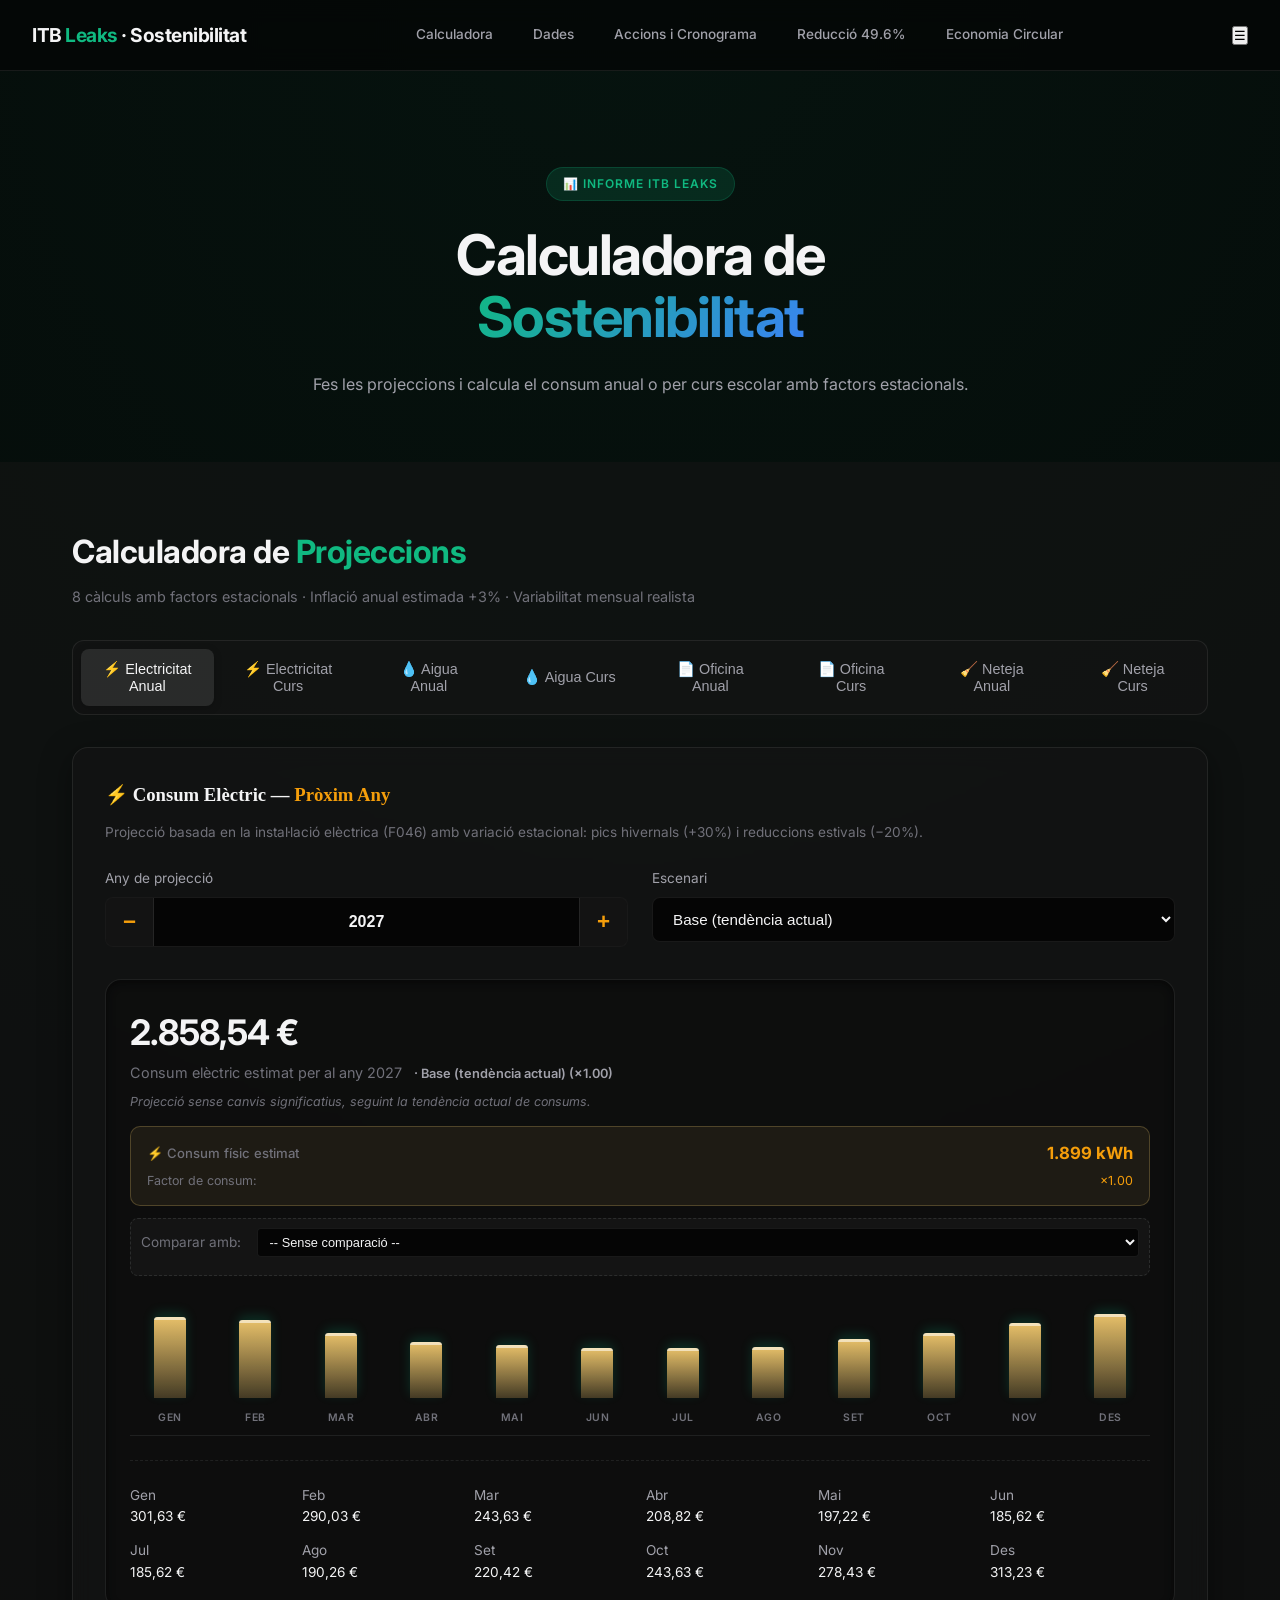
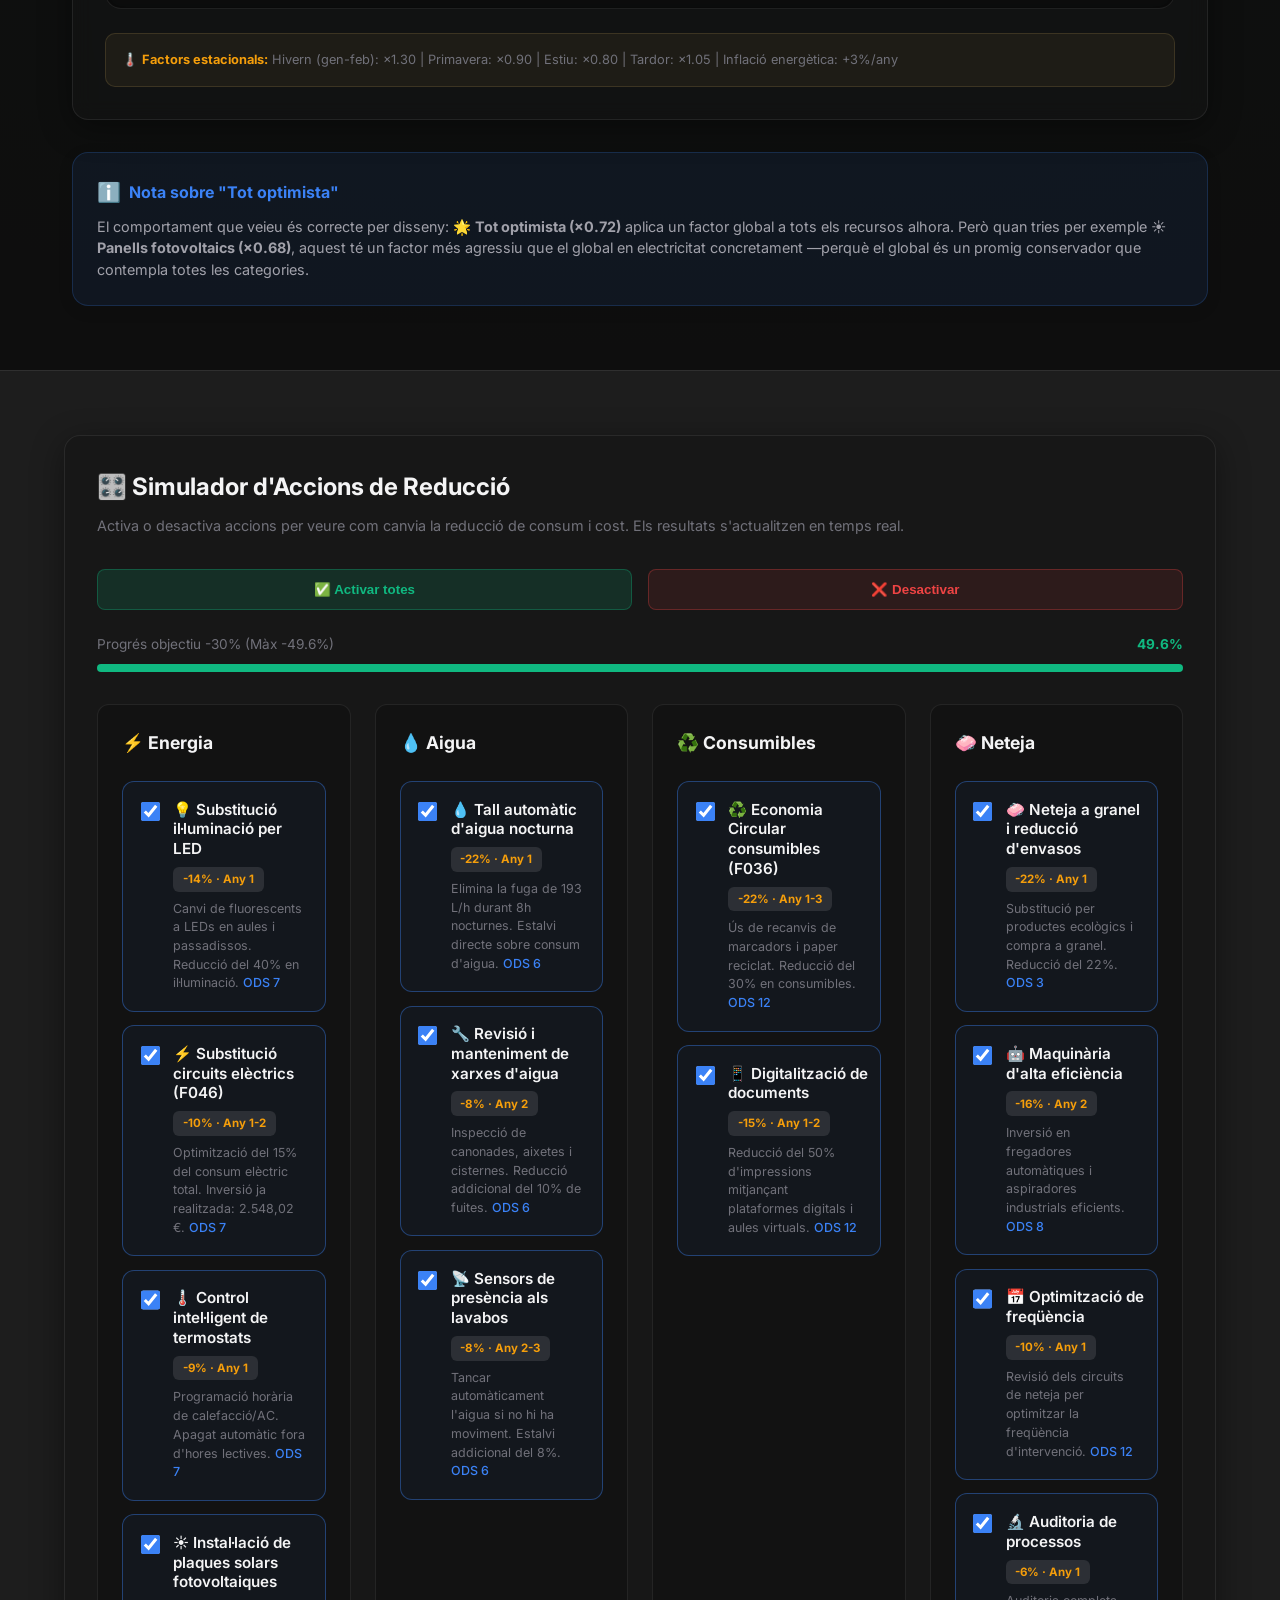
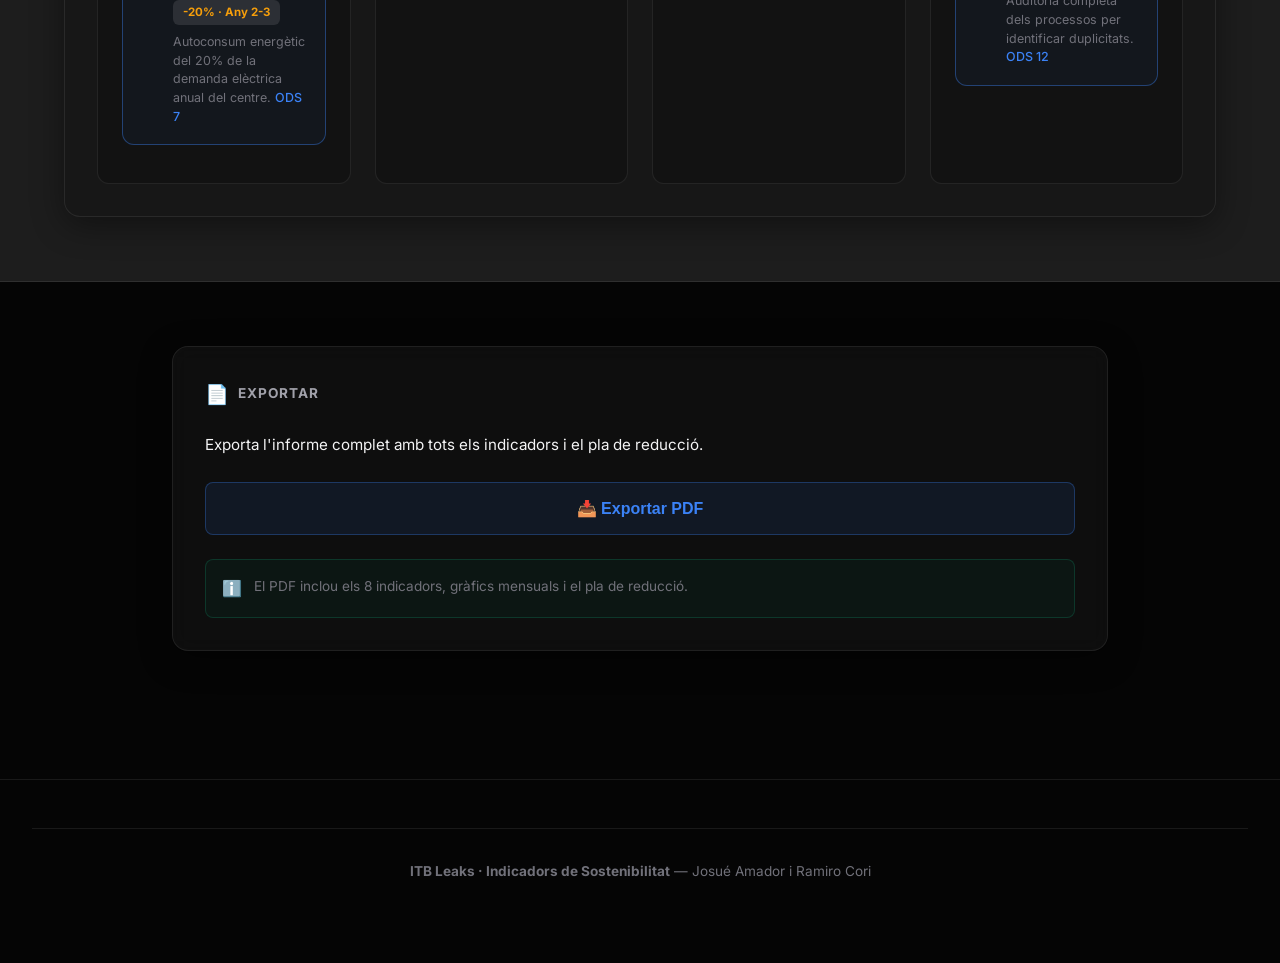
<file: html/index.html>
<!DOCTYPE html>
<html lang="ca">

<head>
  <meta charset="UTF-8" />
  <meta name="viewport" content="width=device-width, initial-scale=1.0" />
  <title>Calculadora de Sostenibilitat — ITB Leaks</title>
  <meta name="description" content="Calculadora de projeccions d'indicadors de sostenibilitat per a ITB Leaks." />
  <link rel="stylesheet" href="../css/styles.css" />
</head>

<body>

  <header>
    <div class="header-inner">
      <a href="index.html" class="logo">ITB <span>Leaks</span> · Sostenibilitat</a>
      <nav class="nav-links">
        <a href="index.html" class="active">Calculadora</a>
        <a href="dades.html">Dades</a>
        <a href="accions.html">Accions i Cronograma</a>
        <a href="reduccio.html">Reducció 49.6%</a>
        <a href="circular.html">Economia Circular</a>
      </nav>
      <button class="nav-mobile-btn">☰</button>
    </div>
  </header>

  <section id="inici" class="hero">
    <div class="hero-tag">📊 Informe ITB Leaks</div>
    <h1>Calculadora de<br><em>Sostenibilitat</em></h1>
    <p>Fes les projeccions i calcula el consum anual o per curs escolar amb factors estacionals.</p>
  </section>

  <section id="calculadora" style="background:var(--c-surface);padding:4rem 2rem">
    <div class="container">
      <div class="fade-up">
        <div class="section-title">Calculadora de <span>Projeccions</span></div>
        <p class="section-sub">8 càlculs amb factors estacionals · Inflació anual estimada +3% · Variabilitat mensual
          realista</p>
      </div>

      <div class="calc-tabs fade-up">
        <button class="calc-tab active" data-panel="p-elec-annual">⚡ Electricitat Anual</button>
        <button class="calc-tab" data-panel="p-elec-course">⚡ Electricitat Curs</button>
        <button class="calc-tab" data-panel="p-water-annual">💧 Aigua Anual</button>
        <button class="calc-tab" data-panel="p-water-course">💧 Aigua Curs</button>
        <button class="calc-tab" data-panel="p-office-annual">📄 Oficina Anual</button>
        <button class="calc-tab" data-panel="p-office-course">📄 Oficina Curs</button>
        <button class="calc-tab" data-panel="p-clean-annual">🧹 Neteja Anual</button>
        <button class="calc-tab" data-panel="p-clean-course">🧹 Neteja Curs</button>
      </div>

      <!-- PANEL 1: Electricitat Anual -->
      <div id="p-elec-annual" class="calc-panel active fade-up">
        <div class="card">
          <h3 style="font-family:'Playfair Display',serif;color:var(--c-white);margin-bottom:0.75rem">
            ⚡ Consum Elèctric — <span style="color:var(--c-gold)">Pròxim Any</span>
          </h3>
          <p style="font-size:0.85rem;color:var(--c-muted);margin-bottom:1.5rem">
            Projecció basada en la instal·lació elèctrica (F046) amb variació estacional: pics hivernals (+30%) i
            reduccions estivals (−20%).
          </p>
          <div class="calc-form">
            <div class="form-group">
              <label>Any de projecció</label>
              <div class="year-stepper" id="stepper-inp-elec-annual-year">
                <button type="button" class="stepper-btn stepper-dec" data-target="inp-elec-annual-year">−</button>
                <input type="text" inputmode="numeric" id="inp-elec-annual-year" class="stepper-input"
                  placeholder="2026" maxlength="4" />
                <button type="button" class="stepper-btn stepper-inc" data-target="inp-elec-annual-year">+</button>
              </div>
            </div>
            <div class="form-group">
              <label>Escenari</label>
              <select id="sel-elec-annual-scenario">
                <option value="base">Base (tendència actual)</option>
              </select>
            </div>
          </div>

          <div class="calc-result" id="res-elec-annual">
            <div class="result-main"></div>
            <div class="result-label"></div>
            <div class="monthly-chart bar-chart" style="margin-top:1.25rem"></div>
            <div class="result-breakdown"></div>
          </div>
          <div
            style="margin-top:1.5rem;padding:1rem;background:rgba(232,193,106,0.06);border-radius:10px;border:1px solid rgba(232,193,106,0.15)">
            <p style="font-size:0.8rem;color:var(--c-muted)">🌡️ <strong style="color:var(--c-gold)">Factors
                estacionals:</strong> Hivern (gen-feb): ×1.30 | Primavera: ×0.90 | Estiu: ×0.80 | Tardor: ×1.05 |
              Inflació energètica: +3%/any</p>
          </div>
        </div>
      </div>

      <!-- PANEL 2: Electricitat Curs -->
      <div id="p-elec-course" class="calc-panel fade-up">
        <div class="card">
          <h3 style="font-family:'Playfair Display',serif;color:var(--c-white);margin-bottom:0.75rem">
            ⚡ Consum Elèctric — <span style="color:var(--c-gold)">Per Curs Escolar</span>
          </h3>
          <p style="font-size:0.85rem;color:var(--c-muted);margin-bottom:1.5rem">
            Projecció del curs escolar (setembre–juny) amb factors estacionals adaptats al calendari lectiu.
          </p>
          <div class="calc-form">
            <div class="form-group">
              <label>Any d'inici del curs</label>
              <div class="year-stepper" id="stepper-inp-elec-course-year">
                <button type="button" class="stepper-btn stepper-dec" data-target="inp-elec-course-year">−</button>
                <input type="text" inputmode="numeric" id="inp-elec-course-year" class="stepper-input"
                  placeholder="2026" maxlength="4" />
                <button type="button" class="stepper-btn stepper-inc" data-target="inp-elec-course-year">+</button>
              </div>
            </div>
            <div class="form-group">
              <label>Escenari</label>
              <select id="sel-elec-course-scenario">
                <option value="base">Base (tendència actual)</option>
              </select>
            </div>
          </div>

          <div class="calc-result" id="res-elec-course">
            <div class="result-main"></div>
            <div class="result-label"></div>
            <div class="monthly-chart bar-chart" style="margin-top:1.25rem"></div>
            <div class="result-breakdown"></div>
          </div>
          <div
            style="margin-top:1.5rem;padding:1rem;background:rgba(232,193,106,0.06);border-radius:10px;border:1px solid rgba(232,193,106,0.15)">
            <p style="font-size:0.8rem;color:var(--c-muted)">🌡️ <strong style="color:var(--c-gold)">Factors
                estacionals:</strong> Hivern (gen-feb): ×1.30 | Primavera: ×0.90 | Estiu: ×0.80 | Tardor: ×1.05 |
              Inflació energètica: +3%/any</p>
          </div>
        </div>
      </div>

      <!-- PANEL 3: Aigua Anual -->
      <div id="p-water-annual" class="calc-panel fade-up">
        <div class="card">
          <h3 style="font-family:'Playfair Display',serif;color:var(--c-white);margin-bottom:0.75rem">
            💧 Consum d'Aigua — <span style="color:var(--c-blue)">Pròxim Any</span>
          </h3>
          <p style="font-size:0.85rem;color:var(--c-muted);margin-bottom:1.5rem">
            Projecció del consum d'aigua amb pics estivals (+35%) per reg de jardí i menor consum hivernal.
          </p>
          <div class="calc-form">
            <div class="form-group">
              <label>Any de projecció</label>
              <div class="year-stepper" id="stepper-inp-water-annual-year">
                <button type="button" class="stepper-btn stepper-dec" data-target="inp-water-annual-year">−</button>
                <input type="text" inputmode="numeric" id="inp-water-annual-year" class="stepper-input"
                  placeholder="2026" maxlength="4" />
                <button type="button" class="stepper-btn stepper-inc" data-target="inp-water-annual-year">+</button>
              </div>
            </div>
            <div class="form-group">
              <label>Escenari</label>
              <select id="sel-water-annual-scenario">
                <option value="base">Base (tendència actual)</option>
              </select>
            </div>
          </div>

          <div class="calc-result" id="res-water-annual">
            <div class="result-main"></div>
            <div class="result-label"></div>
            <div class="monthly-chart bar-chart" style="margin-top:1.25rem"></div>
            <div class="result-breakdown"></div>
          </div>
          <div
            style="margin-top:1.5rem;padding:1rem;background:rgba(92,168,232,0.06);border-radius:10px;border:1px solid rgba(92,168,232,0.15)">
            <p style="font-size:0.8rem;color:var(--c-muted)">💧 <strong style="color:var(--c-blue)">Factors
                estacionals:</strong> Hivern: ×0.72 | Primavera: ×0.90 | Estiu: ×1.35 | Tardor: ×0.90 | Increment anual:
              +3%/any</p>
          </div>
        </div>
      </div>

      <!-- PANEL 4: Aigua Curs -->
      <div id="p-water-course" class="calc-panel fade-up">
        <div class="card">
          <h3 style="font-family:'Playfair Display',serif;color:var(--c-white);margin-bottom:0.75rem">
            💧 Consum d'Aigua — <span style="color:var(--c-blue)">Per Curs Escolar</span>
          </h3>
          <p style="font-size:0.85rem;color:var(--c-muted);margin-bottom:1.5rem">
            Projecció del consum d'aigua durant el curs escolar (setembre–juny).
          </p>
          <div class="calc-form">
            <div class="form-group">
              <label>Any d'inici del curs</label>
              <div class="year-stepper" id="stepper-inp-water-course-year">
                <button type="button" class="stepper-btn stepper-dec" data-target="inp-water-course-year">−</button>
                <input type="text" inputmode="numeric" id="inp-water-course-year" class="stepper-input"
                  placeholder="2026" maxlength="4" />
                <button type="button" class="stepper-btn stepper-inc" data-target="inp-water-course-year">+</button>
              </div>
            </div>
            <div class="form-group">
              <label>Escenari</label>
              <select id="sel-water-course-scenario">
                <option value="base">Base (tendència actual)</option>
              </select>
            </div>
          </div>

          <div class="calc-result" id="res-water-course">
            <div class="result-main"></div>
            <div class="result-label"></div>
            <div class="monthly-chart bar-chart" style="margin-top:1.25rem"></div>
            <div class="result-breakdown"></div>
          </div>
          <div
            style="margin-top:1.5rem;padding:1rem;background:rgba(92,168,232,0.06);border-radius:10px;border:1px solid rgba(92,168,232,0.15)">
            <p style="font-size:0.8rem;color:var(--c-muted)">💧 <strong style="color:var(--c-blue)">Factors
                estacionals:</strong> Hivern: ×0.72 | Primavera: ×0.90 | Estiu: ×1.35 | Tardor: ×0.90 | Increment anual:
              +3%/any</p>
          </div>
        </div>
      </div>

      <!-- PANEL 5: Oficina Anual -->
      <div id="p-office-annual" class="calc-panel fade-up">
        <div class="card">
          <h3 style="font-family:'Playfair Display',serif;color:var(--c-white);margin-bottom:0.75rem">
            📄 Consumibles d'Oficina — <span style="color:var(--c-green)">Pròxim Any</span>
          </h3>
          <p style="font-size:0.85rem;color:var(--c-muted);margin-bottom:1.5rem">
            Projecció del material d'oficina amb baixa estival (juliol-agost al 50%) i pics de tardor.
          </p>
          <div class="calc-form">
            <div class="form-group">
              <label>Any de projecció</label>
              <div class="year-stepper" id="stepper-inp-office-annual-year">
                <button type="button" class="stepper-btn stepper-dec" data-target="inp-office-annual-year">−</button>
                <input type="text" inputmode="numeric" id="inp-office-annual-year" class="stepper-input"
                  placeholder="2026" maxlength="4" />
                <button type="button" class="stepper-btn stepper-inc" data-target="inp-office-annual-year">+</button>
              </div>
            </div>
            <div class="form-group">
              <label>Escenari</label>
              <select id="sel-office-annual-scenario">
                <option value="base">Base (tendència actual)</option>
              </select>
            </div>
          </div>

          <div class="calc-result" id="res-office-annual">
            <div class="result-main"></div>
            <div class="result-label"></div>
            <div class="monthly-chart bar-chart" style="margin-top:1.25rem"></div>
            <div class="result-breakdown"></div>
          </div>
          <div
            style="margin-top:1.5rem;padding:1rem;background:rgba(62,207,116,0.06);border-radius:10px;border:1px solid rgba(62,207,116,0.15)">
            <p style="font-size:0.8rem;color:var(--c-muted)">📄 <strong style="color:var(--c-green)">Factors
                estacionals:</strong> Hivern: ×1.10 | Primavera: ×1.00 | Estiu (jul-ago): ×0.50 | Tardor: ×1.15 |
              Increment anual: +3%/any</p>
          </div>
        </div>
      </div>

      <!-- PANEL 6: Oficina Curs -->
      <div id="p-office-course" class="calc-panel fade-up">
        <div class="card">
          <h3 style="font-family:'Playfair Display',serif;color:var(--c-white);margin-bottom:0.75rem">
            📄 Consumibles d'Oficina — <span style="color:var(--c-green)">Per Curs Escolar</span>
          </h3>
          <p style="font-size:0.85rem;color:var(--c-muted);margin-bottom:1.5rem">
            Projecció del material d'oficina durant el curs escolar (setembre–juny).
          </p>
          <div class="calc-form">
            <div class="form-group">
              <label>Any d'inici del curs</label>
              <div class="year-stepper" id="stepper-inp-office-course-year">
                <button type="button" class="stepper-btn stepper-dec" data-target="inp-office-course-year">−</button>
                <input type="text" inputmode="numeric" id="inp-office-course-year" class="stepper-input"
                  placeholder="2026" maxlength="4" />
                <button type="button" class="stepper-btn stepper-inc" data-target="inp-office-course-year">+</button>
              </div>
            </div>
            <div class="form-group">
              <label>Escenari</label>
              <select id="sel-office-course-scenario">
                <option value="base">Base (tendència actual)</option>
              </select>
            </div>
          </div>

          <div class="calc-result" id="res-office-course">
            <div class="result-main"></div>
            <div class="result-label"></div>
            <div class="monthly-chart bar-chart" style="margin-top:1.25rem"></div>
            <div class="result-breakdown"></div>
          </div>
          <div
            style="margin-top:1.5rem;padding:1rem;background:rgba(62,207,116,0.06);border-radius:10px;border:1px solid rgba(62,207,116,0.15)">
            <p style="font-size:0.8rem;color:var(--c-muted)">📄 <strong style="color:var(--c-green)">Factors
                estacionals:</strong> Hivern: ×1.10 | Primavera: ×1.00 | Estiu (jul-ago): ×0.50 | Tardor: ×1.15 |
              Increment anual: +3%/any</p>
          </div>
        </div>
      </div>

      <!-- PANEL 7: Neteja Anual -->
      <div id="p-clean-annual" class="calc-panel fade-up">
        <div class="card">
          <h3 style="font-family:'Playfair Display',serif;color:var(--c-white);margin-bottom:0.75rem">
            🧹 Productes de Neteja — <span style="color:var(--c-green)">Pròxim Any</span>
          </h3>
          <p style="font-size:0.85rem;color:var(--c-muted);margin-bottom:1.5rem">
            Projecció dels productes de neteja amb reducció estival (juliol-agost al 70%) i increment de tardor.
          </p>
          <div class="calc-form">
            <div class="form-group">
              <label>Any de projecció</label>
              <div class="year-stepper" id="stepper-inp-clean-annual-year">
                <button type="button" class="stepper-btn stepper-dec" data-target="inp-clean-annual-year">−</button>
                <input type="text" inputmode="numeric" id="inp-clean-annual-year" class="stepper-input"
                  placeholder="2026" maxlength="4" />
                <button type="button" class="stepper-btn stepper-inc" data-target="inp-clean-annual-year">+</button>
              </div>
            </div>
            <div class="form-group">
              <label>Escenari</label>
              <select id="sel-clean-annual-scenario">
                <option value="base">Base (tendència actual)</option>
              </select>
            </div>
          </div>

          <div class="calc-result" id="res-clean-annual">
            <div class="result-main"></div>
            <div class="result-label"></div>
            <div class="monthly-chart bar-chart" style="margin-top:1.25rem"></div>
            <div class="result-breakdown"></div>
          </div>
          <div
            style="margin-top:1.5rem;padding:1rem;background:rgba(168,232,92,0.06);border-radius:10px;border:1px solid rgba(168,232,92,0.15)">
            <p style="font-size:0.8rem;color:var(--c-muted)">🧹 <strong style="color:#a8e85c">Factors
                estacionals:</strong> Hivern: ×1.05 | Primavera: ×1.00 | Estiu (jul-ago): ×0.70 | Tardor: ×1.10 |
              Increment anual: +3%/any</p>
          </div>
        </div>
      </div>

      <!-- PANEL 8: Neteja Curs -->
      <div id="p-clean-course" class="calc-panel fade-up">
        <div class="card">
          <h3 style="font-family:'Playfair Display',serif;color:var(--c-white);margin-bottom:0.75rem">
            🧹 Productes de Neteja — <span style="color:var(--c-green)">Per Curs Escolar</span>
          </h3>
          <p style="font-size:0.85rem;color:var(--c-muted);margin-bottom:1.5rem">
            Projecció dels productes de neteja durant el curs escolar (setembre–juny).
          </p>
          <div class="calc-form">
            <div class="form-group">
              <label>Any d'inici del curs</label>
              <div class="year-stepper" id="stepper-inp-clean-course-year">
                <button type="button" class="stepper-btn stepper-dec" data-target="inp-clean-course-year">−</button>
                <input type="text" inputmode="numeric" id="inp-clean-course-year" class="stepper-input"
                  placeholder="2026" maxlength="4" />
                <button type="button" class="stepper-btn stepper-inc" data-target="inp-clean-course-year">+</button>
              </div>
            </div>
            <div class="form-group">
              <label>Escenari</label>
              <select id="sel-clean-course-scenario">
                <option value="base">Base (tendència actual)</option>
              </select>
            </div>
          </div>

          <div class="calc-result" id="res-clean-course">
            <div class="result-main"></div>
            <div class="result-label"></div>
            <div class="monthly-chart bar-chart" style="margin-top:1.25rem"></div>
            <div class="result-breakdown"></div>
          </div>
          <div
            style="margin-top:1.5rem;padding:1rem;background:rgba(168,232,92,0.06);border-radius:10px;border:1px solid rgba(168,232,92,0.15)">
            <p style="font-size:0.8rem;color:var(--c-muted)">🧹 <strong style="color:#a8e85c">Factors
                estacionals:</strong> Hivern: ×1.05 | Primavera: ×1.00 | Estiu (jul-ago): ×0.70 | Tardor: ×1.10 |
              Increment anual: +3%/any</p>
          </div>
        </div>
      </div>

      <!-- EXPLICACIÓ TOT OPTIMISTA -->
      <div
        style="margin-top: 2rem; padding: 1.5rem; background: rgba(59, 130, 246, 0.08); border-radius: var(--radius); border: 1px solid rgba(59, 130, 246, 0.2); box-shadow: 0 4px 15px rgba(0,0,0,0.1);">
        <h4 style="color: var(--c-blue); margin-bottom: 0.5rem; display: flex; align-items: center; gap: 0.5rem;">
          <span style="font-size: 1.2rem;">ℹ️</span> Nota sobre "Tot optimista"
        </h4>
        <p style="font-size: 0.9rem; color: var(--c-text); line-height: 1.5;">
          El comportament que veieu és correcte per disseny: 🌟 <strong>Tot optimista (×0.72)</strong> aplica un factor
          global a tots els recursos alhora. Però quan tries per exemple ☀️ <strong>Panells fotovoltaics
            (×0.68)</strong>, aquest té un factor més agressiu que el global en electricitat concretament —perquè el
          global és un promig conservador que contempla totes les categories.
        </p>
      </div>

    </div><!-- /container -->
  </section>

  <!-- SIMULADOR D'ACCIONS DE REDUCCIÓ -->
  <section id="simulador-accions"
    style="padding:4rem 2rem;background:var(--c-surface2); border-top: 1px solid var(--c-border); border-bottom: 1px solid var(--c-border);">
    <div class="container" style="max-width: 1300px;">
      <div class="fade-up">
        <div class="card" style="padding: 2rem;">
          <h2
            style="font-size: 1.5rem; font-weight: 700; color: var(--c-white); margin-bottom: 0.5rem; display: flex; align-items: center; gap: 0.5rem;">
            🎛️ Simulador d'Accions de Reducció
          </h2>
          <p style="font-size: 0.9rem; color: var(--c-muted); margin-bottom: 2rem;">
            Activa o desactiva accions per veure com canvia la reducció de consum i cost. Els resultats s'actualitzen en
            temps real.
          </p>

          <div
            style="display: flex; justify-content: space-between; align-items: center; flex-wrap: wrap; gap: 1.5rem; margin-bottom: 2rem;">
            <div style="display: flex; flex-wrap: wrap; gap: 1rem; width: 100%;">
              <button id="btn-activate-all"
                style="flex: 1; min-width: 140px; background: rgba(16, 185, 129, 0.15); color: var(--c-green); border: 1px solid rgba(16, 185, 129, 0.3); padding: 0.75rem 1rem; border-radius: 8px; font-weight: 600; cursor: pointer; transition: var(--transition);">✅
                Activar totes</button>
              <button id="btn-deactivate-all"
                style="flex: 1; min-width: 140px; background: rgba(239, 68, 68, 0.1); color: var(--c-red); border: 1px solid rgba(239, 68, 68, 0.3); padding: 0.75rem 1rem; border-radius: 8px; font-weight: 600; cursor: pointer; transition: var(--transition);">❌
                Desactivar</button>
            </div>
            <div style="flex: 1; min-width: 100%; display: flex; flex-direction: column; gap: 0.5rem;">
              <div style="display: flex; justify-content: space-between; font-size: 0.85rem;">
                <span style="color: var(--c-muted);">Progrés objectiu -30% (Màx -49.6%)</span>
                <span id="sim-progress-text" style="color: var(--c-blue); font-weight: 700;">0.0%</span>
              </div>
              <div style="height: 8px; background: var(--c-bg); border-radius: 4px; overflow: hidden;">
                <div id="sim-progress-bar"
                  style="height: 100%; width: 0%; background: var(--c-green); transition: width 0.4s ease;"></div>
              </div>
            </div>
          </div>

          <div style="display: grid; grid-template-columns: repeat(auto-fit, minmax(240px, 1fr)); gap: 1.5rem;">
            <!-- Energia -->
            <div
              style="background: rgba(0,0,0,0.2); border: 1px solid var(--c-border); border-radius: 12px; padding: 1.5rem;">
              <h3
                style="color: var(--c-white); font-size: 1.1rem; margin-bottom: 1.5rem; display: flex; align-items: center; gap: 0.5rem;">
                ⚡ Energia</h3>
              <div class="sim-actions" id="sim-actions-energia">
                <!-- JS -->
              </div>
            </div>
            <!-- Aigua -->
            <div
              style="background: rgba(0,0,0,0.2); border: 1px solid var(--c-border); border-radius: 12px; padding: 1.5rem;">
              <h3
                style="color: var(--c-white); font-size: 1.1rem; margin-bottom: 1.5rem; display: flex; align-items: center; gap: 0.5rem;">
                💧 Aigua</h3>
              <div class="sim-actions" id="sim-actions-aigua">
                <!-- JS -->
              </div>
            </div>
            <!-- Consumibles -->
            <div
              style="background: rgba(0,0,0,0.2); border: 1px solid var(--c-border); border-radius: 12px; padding: 1.5rem;">
              <h3
                style="color: var(--c-white); font-size: 1.1rem; margin-bottom: 1.5rem; display: flex; align-items: center; gap: 0.5rem;">
                ♻️ Consumibles</h3>
              <div class="sim-actions" id="sim-actions-consumibles">
                <!-- JS -->
              </div>
            </div>
            <!-- Neteja -->
            <div
              style="background: rgba(0,0,0,0.2); border: 1px solid var(--c-border); border-radius: 12px; padding: 1.5rem;">
              <h3
                style="color: var(--c-white); font-size: 1.1rem; margin-bottom: 1.5rem; display: flex; align-items: center; gap: 0.5rem;">
                🧼 Neteja</h3>
              <div class="sim-actions" id="sim-actions-neteja">
                <!-- JS -->
              </div>
            </div>
          </div>
        </div>
      </div>
    </div>
  </section>

  <!-- EXPORT & CIRCULAR ACTION PLAN -->
  <section style="padding:4rem 2rem;background:var(--c-bg)">
    <div class="container"
      style="max-width: 1000px; display: grid; grid-template-columns: repeat(auto-fit, minmax(300px, 1fr)); gap: 2rem;">

      <!-- EXPORT -->
      <div class="card fade-up" style="display: flex; flex-direction: column;">
        <h3
          style="color: var(--c-text); font-size: 0.85rem; text-transform: uppercase; letter-spacing: 1px; margin-bottom: 1.5rem; display: flex; align-items: center; gap: 0.5rem;">
          <span style="color: var(--c-green); font-size: 1.2rem;">📄</span> EXPORTAR
        </h3>
        <p style="font-size: 0.95rem; color: var(--c-white); margin-bottom: 1.5rem;">
          Exporta l'informe complet amb tots els indicadors i el pla de reducció.
        </p>
        <button class="btn-export-pdf"
          style="background: rgba(59, 130, 246, 0.1); border: 1px solid rgba(59, 130, 246, 0.3); color: var(--c-blue); padding: 1rem; border-radius: 8px; font-weight: 600; cursor: pointer; transition: var(--transition); display: flex; align-items: center; justify-content: center; gap: 0.5rem; margin-bottom: 1.5rem; width: 100%; font-size: 1rem;">
          📥 Exportar PDF
        </button>
        <div
          style="background: rgba(16, 185, 129, 0.05); border: 1px solid rgba(16, 185, 129, 0.2); border-radius: 8px; padding: 1rem; display: flex; gap: 0.75rem; align-items: flex-start;">
          <span style="color: var(--c-green);">ℹ️</span>
          <p style="font-size: 0.85rem; color: var(--c-muted); margin: 0;">El PDF inclou els 8 indicadors, gràfics
            mensuals i el pla de reducció.</p>
        </div>
      </div>

    </div>
  </section>

  <footer>
    <p style="text-align:center;padding:2rem;color:var(--c-muted);border-top:1px solid var(--c-border)">
      <strong>ITB Leaks · Indicadors de Sostenibilitat</strong> — Josué Amador i Ramiro Cori
    </p>
  </footer>

  <script src="../js/app.js"></script>
</body>

</html>
</file>
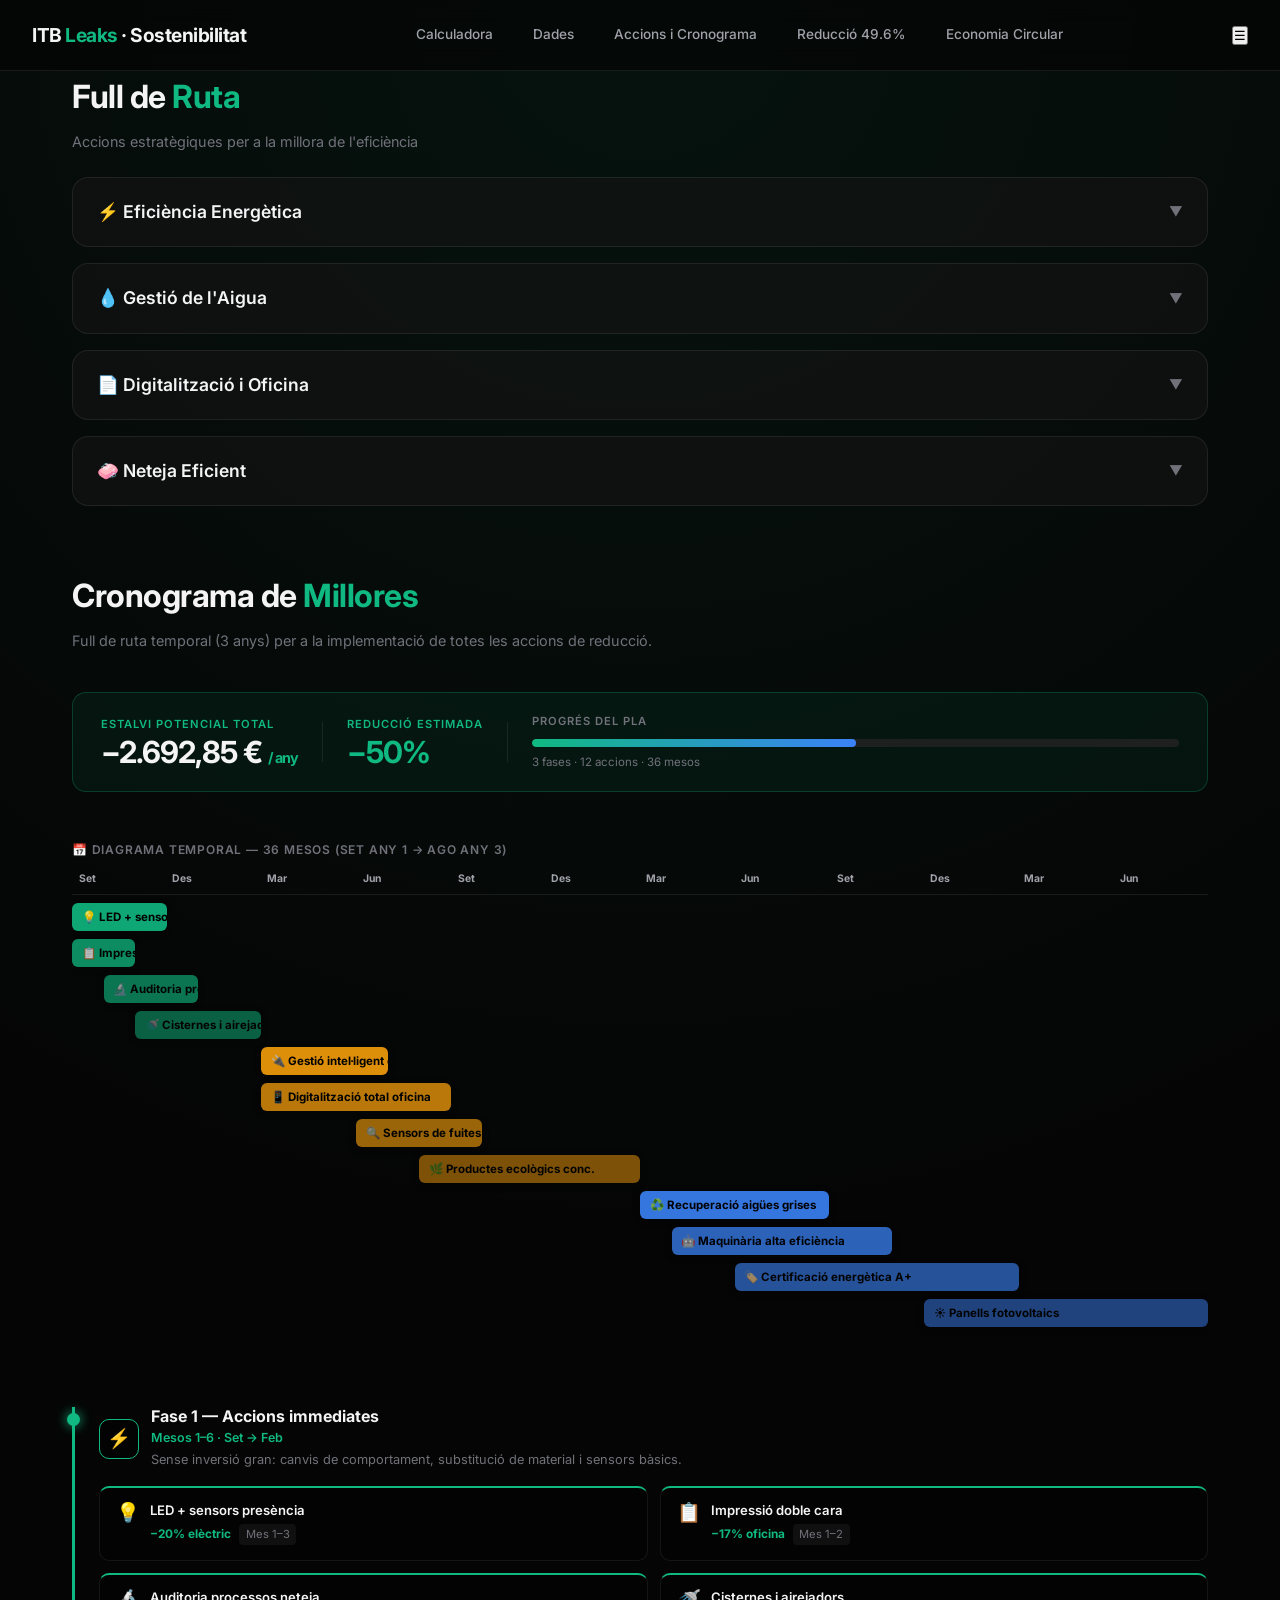
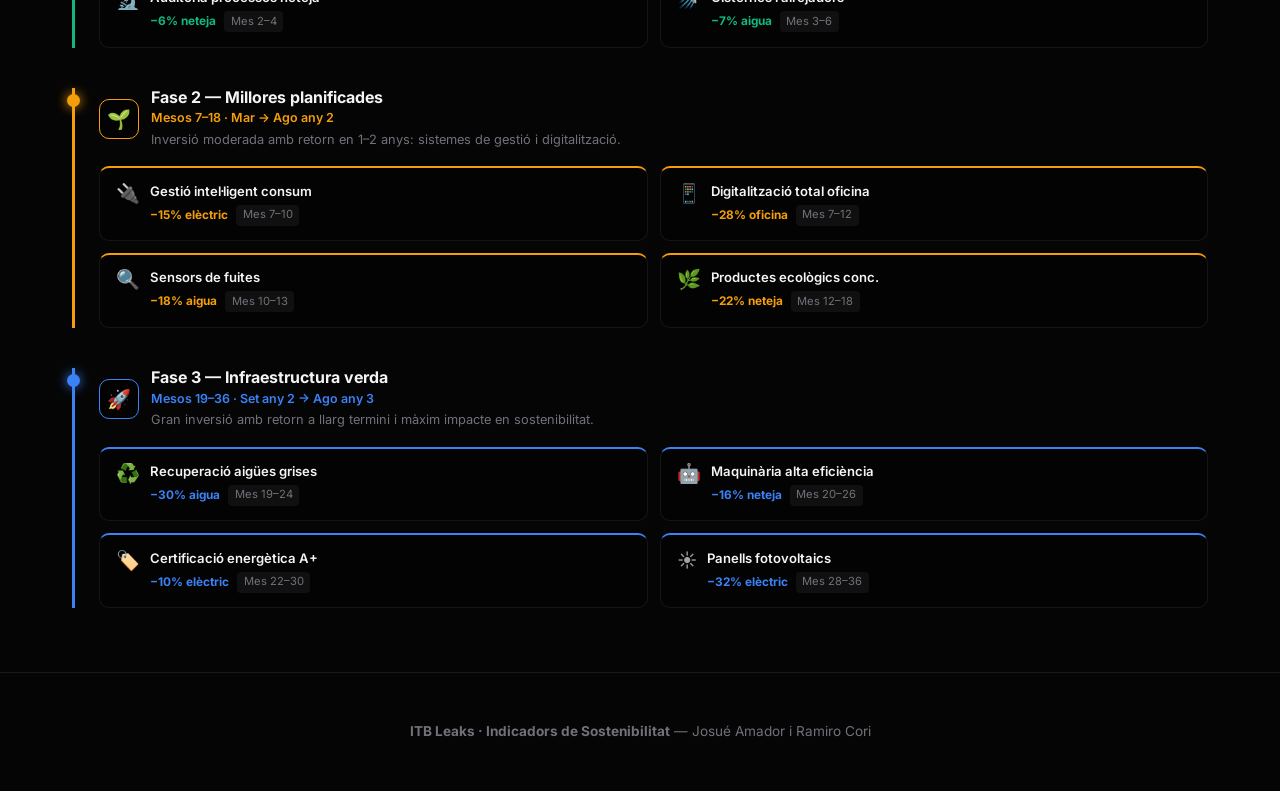
<file: html/accions.html>
<!DOCTYPE html>
<html lang="ca">

<head>
  <meta charset="UTF-8" />
  <meta name="viewport" content="width=device-width, initial-scale=1.0" />
  <title>Accions de Millora — ITB Leaks</title>
  <link rel="stylesheet" href="../css/styles.css" />
</head>

<body>

  <header>
    <div class="header-inner">
      <a href="index.html" class="logo">ITB <span>Leaks</span> · Sostenibilitat</a>
      <nav class="nav-links">
        <a href="index.html">Calculadora</a>
        <a href="dades.html">Dades</a>
        <a href="accions.html" class="active">Accions i Cronograma</a>
        <a href="reduccio.html">Reducció 49.6%</a>
        <a href="circular.html">Economia Circular</a>
      </nav>
      <button class="nav-mobile-btn">☰</button>
    </div>
  </header>

  <section id="accions" class="section">
    <div class="container">
      <div class="fade-up">
        <div class="section-title">Full de <span>Ruta</span></div>
        <p class="section-sub">Accions estratègiques per a la millora de l'eficiència</p>
      </div>

      <div class="accordion-list fade-up">
        <div class="accordion-item">
          <div class="accordion-header">
            <span class="accordion-title">⚡ Eficiència Energètica</span>
            <span class="accordion-arrow">▼</span>
          </div>
          <div class="accordion-body">
            <p>Implementació de sensors de moviment als passadissos i substitució de fluorescents restants per
              tecnologia LED d'alt rendiment. Instal·lació de plaques solars per a autoconsum del 20% i sistema
              intel·ligent per al control de termostats amb apagat automàtic.</p>
          </div>
        </div>
        <div class="accordion-item">
          <div class="accordion-header">
            <span class="accordion-title">💧 Gestió de l'Aigua</span>
            <span class="accordion-arrow">▼</span>
          </div>
          <div class="accordion-body">
            <p>Instal·lació d'airejadors a totes les aixetes del centre, sistemes de doble descàrrega, sensors de
              presència als lavabos i revisió de tota la xarxa per eliminar fuites ocultes.</p>
          </div>
        </div>
        <div class="accordion-item">
          <div class="accordion-header">
            <span class="accordion-title">📄 Digitalització i Oficina</span>
            <span class="accordion-arrow">▼</span>
          </div>
          <div class="accordion-body">
            <p>Reducció de l'ús de paper mitjançant la digitalització total d'expedients i formularis, política
              obligatòria d'impressió a doble cara i compra exclusiva de material reciclat certificat.</p>
          </div>
        </div>
        <div class="accordion-item">
          <div class="accordion-header">
            <span class="accordion-title">🧼 Neteja Eficient</span>
            <span class="accordion-arrow">▼</span>
          </div>
          <div class="accordion-body">
            <p>Transició completa cap a productes ecològics altament concentrats, ús de maquinària eficient i
              optimització de les freqüències de neteja mitjançant auditories de processos.</p>
          </div>
        </div>
      </div>

      <div class="fade-up" style="margin-top: 4rem;">
        <div class="section-title">Cronograma de <span>Millores</span></div>
        <p class="section-sub" style="margin-bottom:2.5rem">Full de ruta temporal (3 anys) per a la implementació de
          totes les accions de reducció.</p>
      </div>
      <div class="timeline fade-up" id="timeline-container">
        <!-- generat per JS -->
      </div>

    </div>
  </section>

  <footer>
    <p><strong>ITB Leaks · Indicadors de Sostenibilitat</strong> — Josué Amador i Ramiro Cori</p>
  </footer>

  <script src="../js/app.js"></script>
</body>

</html>
</file>
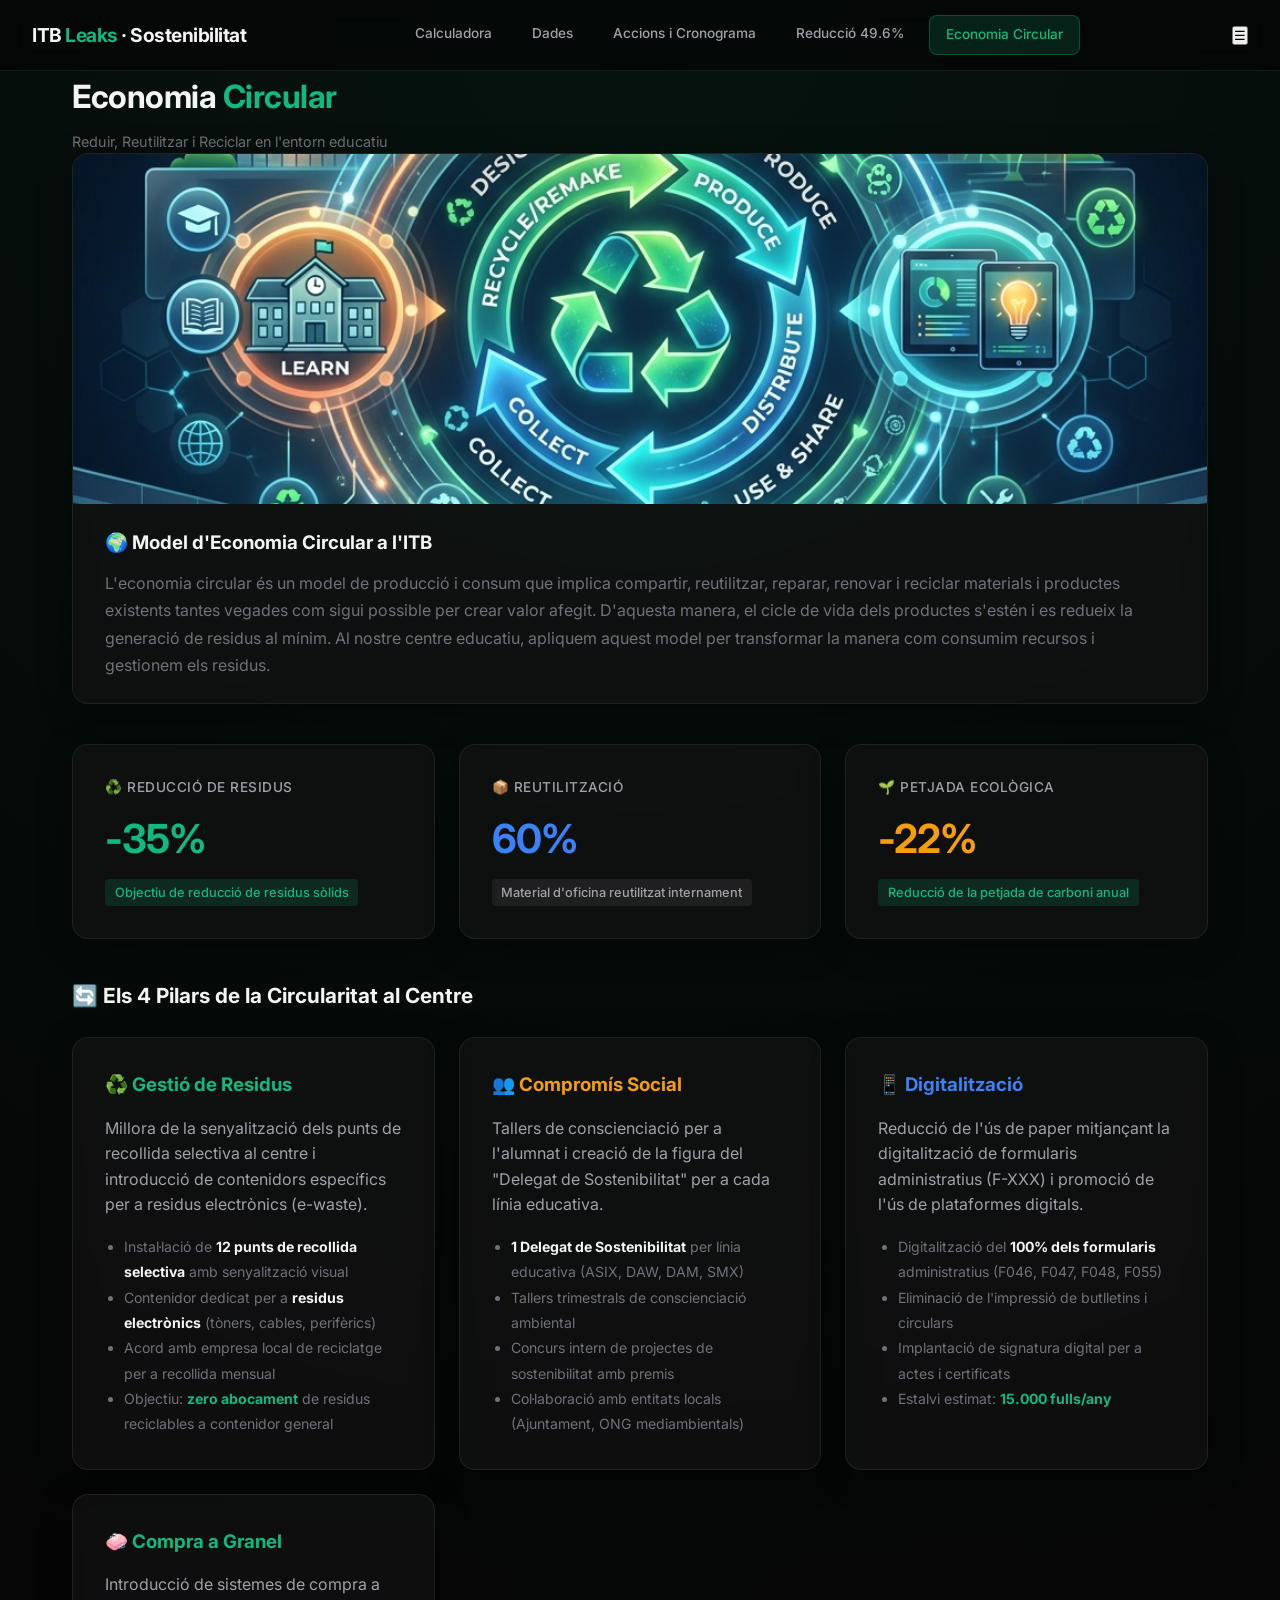
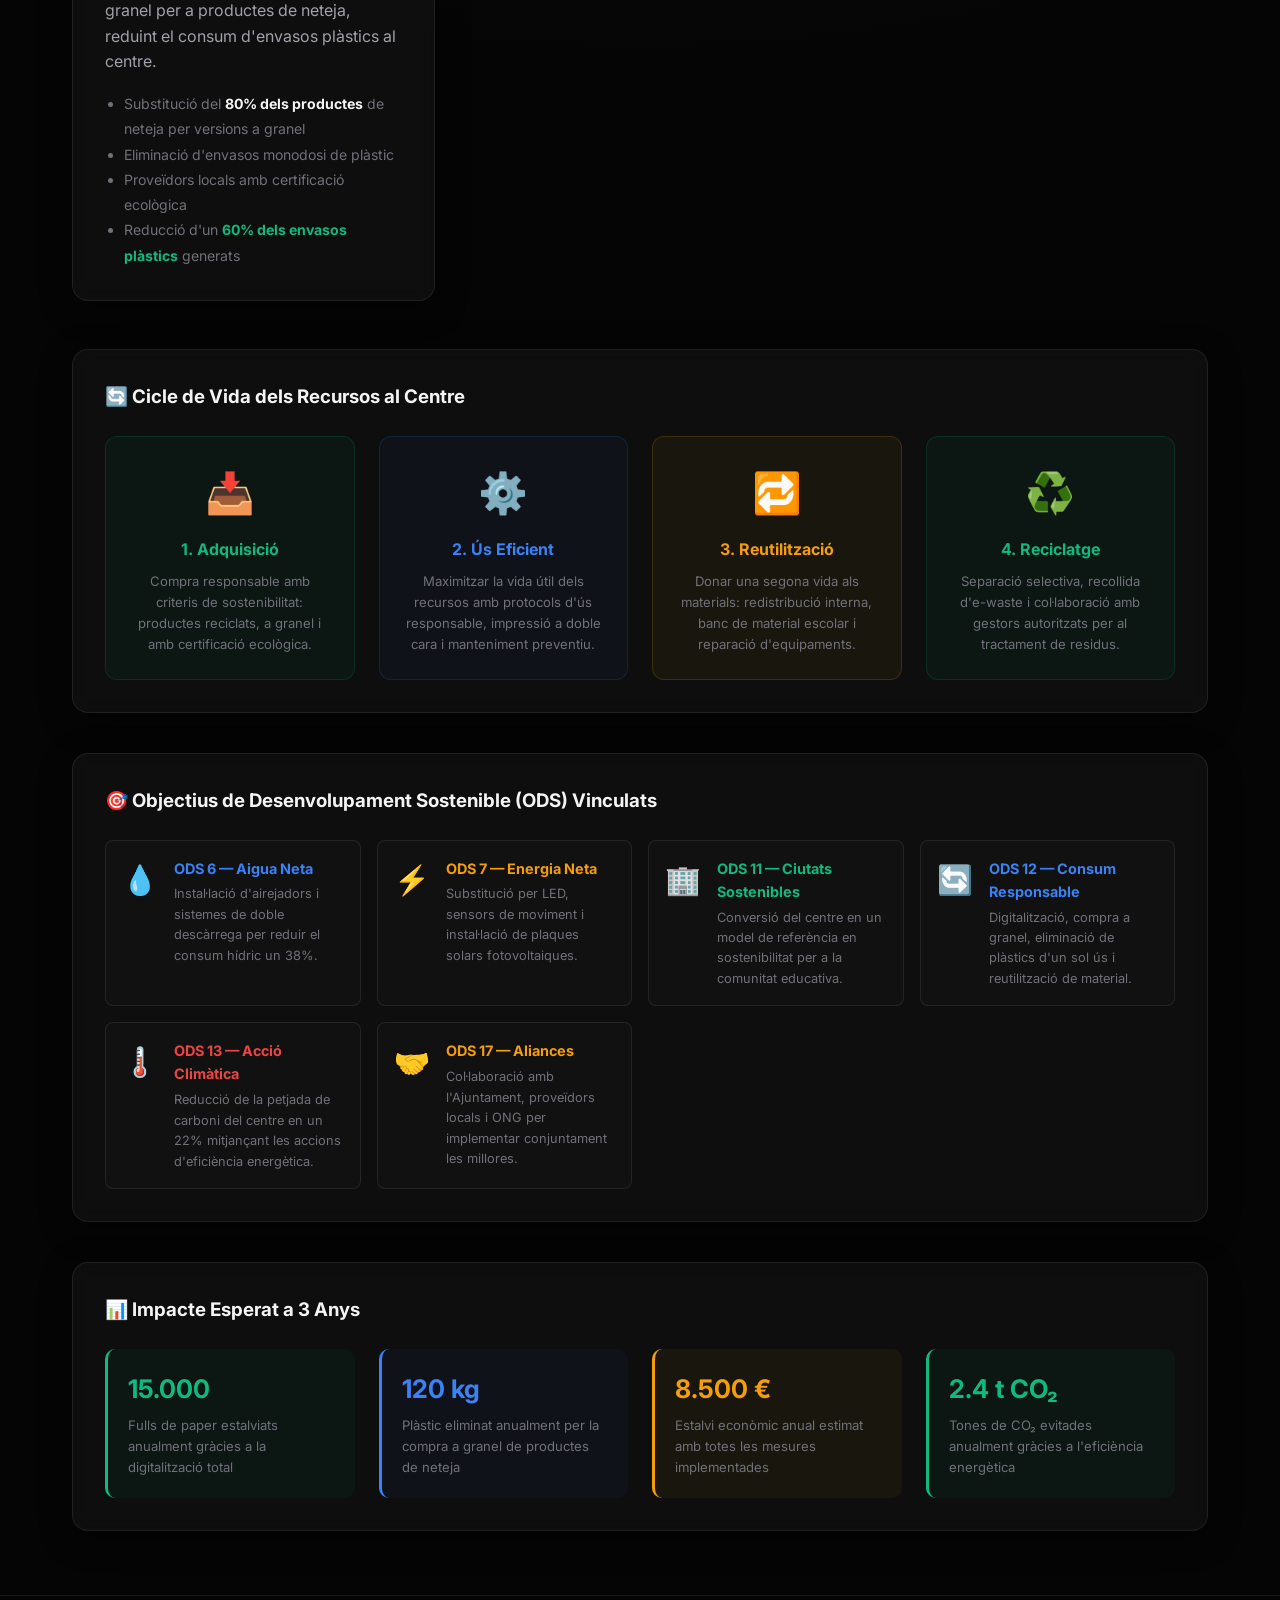
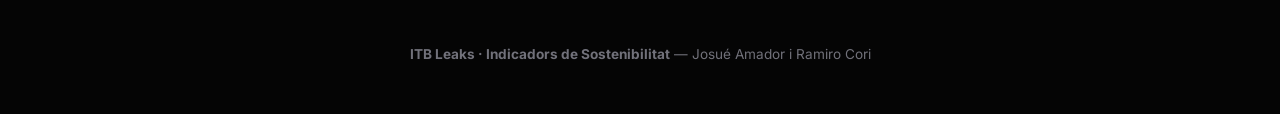
<file: html/circular.html>
<!DOCTYPE html>
<html lang="ca">

<head>
  <meta charset="UTF-8" />
  <meta name="viewport" content="width=device-width, initial-scale=1.0" />
  <title>Economia Circular — ITB Leaks</title>
  <link rel="stylesheet" href="../css/styles.css" />
</head>

<body>

  <header>
    <div class="header-inner">
      <a href="index.html" class="logo">ITB <span>Leaks</span> · Sostenibilitat</a>
      <nav class="nav-links">
        <a href="index.html">Calculadora</a>
        <a href="dades.html">Dades</a>
        <a href="accions.html">Accions i Cronograma</a>
        <a href="reduccio.html">Reducció 49.6%</a>
        <a href="circular.html" class="active">Economia Circular</a>
      </nav>
      <button class="nav-mobile-btn">☰</button>
    </div>
  </header>

  <section id="circular" class="section">
    <div class="container">
      <div class="fade-up">
        <div class="section-title">Economia <span>Circular</span></div>
        <p class="section-sub">Reduir, Reutilitzar i Reciclar en l'entorn educatiu</p>
      </div>

      <!-- Banner -->
      <div class="card fade-up" style="padding: 0; overflow: hidden; margin-bottom: 2.5rem;">
        <img src="../img/circular_economy.png" alt="Economia Circular - Model Educatiu Sostenible"
          style="width: 100%; max-height: 350px; object-fit: cover; display: block;">
        <div style="padding: 1.5rem 2rem;">
          <h3 style="color: var(--c-white); margin-bottom: 0.75rem;">🌍 Model d'Economia Circular a l'ITB</h3>
          <p style="color: var(--c-muted); line-height: 1.7;">
            L'economia circular és un model de producció i consum que implica compartir, reutilitzar, reparar, renovar i
            reciclar materials i productes existents tantes vegades com sigui possible per crear valor afegit. D'aquesta
            manera, el cicle de vida dels productes s'estén i es redueix la generació de residus al mínim. Al nostre
            centre educatiu, apliquem aquest model per transformar la manera com consumim recursos i gestionem els
            residus.
          </p>
        </div>
      </div>

      <!-- KPIs -->
      <div class="dashboard-grid" style="margin-bottom: 2.5rem;">
        <div class="kpi-card fade-up">
          <div class="kpi-label">♻️ Reducció de Residus</div>
          <div class="kpi-value" style="color: var(--c-green);">-35%</div>
          <div class="kpi-trend trend-down">Objectiu de reducció de residus sòlids</div>
        </div>
        <div class="kpi-card fade-up" style="animation-delay:0.1s">
          <div class="kpi-label">📦 Reutilització</div>
          <div class="kpi-value" style="color: var(--c-blue);">60%</div>
          <div class="kpi-trend">Material d'oficina reutilitzat internament</div>
        </div>
        <div class="kpi-card fade-up" style="animation-delay:0.2s">
          <div class="kpi-label">🌱 Petjada Ecològica</div>
          <div class="kpi-value" style="color: var(--c-gold);">-22%</div>
          <div class="kpi-trend trend-down">Reducció de la petjada de carboni anual</div>
        </div>
      </div>

      <!-- Pilars principals -->
      <div class="fade-up" style="margin-bottom: 1.5rem;">
        <h2 style="color: var(--c-white); font-size: 1.3rem; display: flex; align-items: center; gap: 0.5rem;">🔄 Els 4
          Pilars de la Circularitat al Centre</h2>
      </div>

      <div class="grid-2"
        style="display: grid; grid-template-columns: repeat(auto-fit, minmax(300px, 1fr)); gap: 1.5rem; margin-bottom: 3rem;">
        <div class="card fade-up">
          <h3 style="color:var(--c-green); margin-bottom:1rem; display: flex; align-items: center; gap: 0.5rem;">♻️
            Gestió de Residus</h3>
          <p style="margin-bottom: 1rem;">Millora de la senyalització dels punts de recollida selectiva al centre i
            introducció de contenidors específics per a residus electrònics (e-waste).</p>
          <ul style="color: var(--c-muted); font-size: 0.88rem; line-height: 1.8; padding-left: 1.2rem;">
            <li>Instal·lació de <strong style="color: var(--c-white);">12 punts de recollida selectiva</strong> amb
              senyalització visual</li>
            <li>Contenidor dedicat per a <strong style="color: var(--c-white);">residus electrònics</strong> (tòners,
              cables, perifèrics)</li>
            <li>Acord amb empresa local de reciclatge per a recollida mensual</li>
            <li>Objectiu: <strong style="color: var(--c-green);">zero abocament</strong> de residus reciclables a
              contenidor general</li>
          </ul>
        </div>
        <div class="card fade-up" style="animation-delay: 0.1s">
          <h3 style="color:var(--c-gold); margin-bottom:1rem; display: flex; align-items: center; gap: 0.5rem;">👥
            Compromís Social</h3>
          <p style="margin-bottom: 1rem;">Tallers de conscienciació per a l'alumnat i creació de la figura del "Delegat
            de Sostenibilitat" per a cada línia educativa.</p>
          <ul style="color: var(--c-muted); font-size: 0.88rem; line-height: 1.8; padding-left: 1.2rem;">
            <li><strong style="color: var(--c-white);">1 Delegat de Sostenibilitat</strong> per línia educativa (ASIX,
              DAW, DAM, SMX)</li>
            <li>Tallers trimestrals de conscienciació ambiental</li>
            <li>Concurs intern de projectes de sostenibilitat amb premis</li>
            <li>Col·laboració amb entitats locals (Ajuntament, ONG mediambientals)</li>
          </ul>
        </div>
        <div class="card fade-up" style="animation-delay: 0.2s">
          <h3 style="color:var(--c-blue); margin-bottom:1rem; display: flex; align-items: center; gap: 0.5rem;">📱
            Digitalització</h3>
          <p style="margin-bottom: 1rem;">Reducció de l'ús de paper mitjançant la digitalització de formularis
            administratius (F-XXX) i promoció de l'ús de plataformes digitals.</p>
          <ul style="color: var(--c-muted); font-size: 0.88rem; line-height: 1.8; padding-left: 1.2rem;">
            <li>Digitalització del <strong style="color: var(--c-white);">100% dels formularis</strong> administratius
              (F046, F047, F048, F055)</li>
            <li>Eliminació de l'impressió de butlletins i circulars</li>
            <li>Implantació de signatura digital per a actes i certificats</li>
            <li>Estalvi estimat: <strong style="color: var(--c-green);">15.000 fulls/any</strong></li>
          </ul>
        </div>
        <div class="card fade-up" style="animation-delay: 0.3s">
          <h3 style="color:var(--c-green); margin-bottom:1rem; display: flex; align-items: center; gap: 0.5rem;">🧼
            Compra a Granel</h3>
          <p style="margin-bottom: 1rem;">Introducció de sistemes de compra a granel per a productes de neteja, reduint
            el consum d'envasos plàstics al centre.</p>
          <ul style="color: var(--c-muted); font-size: 0.88rem; line-height: 1.8; padding-left: 1.2rem;">
            <li>Substitució del <strong style="color: var(--c-white);">80% dels productes</strong> de neteja per
              versions a granel</li>
            <li>Eliminació d'envasos monodosi de plàstic</li>
            <li>Proveïdors locals amb certificació ecològica</li>
            <li>Reducció d'un <strong style="color: var(--c-green);">60% dels envasos plàstics</strong> generats</li>
          </ul>
        </div>
      </div>

      <!-- Cicle de vida -->
      <div class="card fade-up" style="margin-bottom: 2.5rem; padding: 2rem;">
        <h3 style="color: var(--c-white); margin-bottom: 1.5rem; display: flex; align-items: center; gap: 0.5rem;">🔄
          Cicle de Vida dels Recursos al Centre</h3>
        <div style="display: grid; grid-template-columns: repeat(auto-fit, minmax(200px, 1fr)); gap: 1.5rem;">
          <div
            style="text-align: center; padding: 1.5rem; background: rgba(16, 185, 129, 0.05); border: 1px solid rgba(16, 185, 129, 0.15); border-radius: 12px;">
            <div style="font-size: 2.5rem; margin-bottom: 0.75rem;">📥</div>
            <h4 style="color: var(--c-green); margin-bottom: 0.5rem;">1. Adquisició</h4>
            <p style="font-size: 0.82rem; color: var(--c-muted);">Compra responsable amb criteris de sostenibilitat:
              productes reciclats, a granel i amb certificació ecològica.</p>
          </div>
          <div
            style="text-align: center; padding: 1.5rem; background: rgba(59, 130, 246, 0.05); border: 1px solid rgba(59, 130, 246, 0.15); border-radius: 12px;">
            <div style="font-size: 2.5rem; margin-bottom: 0.75rem;">⚙️</div>
            <h4 style="color: var(--c-blue); margin-bottom: 0.5rem;">2. Ús Eficient</h4>
            <p style="font-size: 0.82rem; color: var(--c-muted);">Maximitzar la vida útil dels recursos amb protocols
              d'ús responsable, impressió a doble cara i manteniment preventiu.</p>
          </div>
          <div
            style="text-align: center; padding: 1.5rem; background: rgba(251, 191, 36, 0.05); border: 1px solid rgba(251, 191, 36, 0.15); border-radius: 12px;">
            <div style="font-size: 2.5rem; margin-bottom: 0.75rem;">🔁</div>
            <h4 style="color: var(--c-gold); margin-bottom: 0.5rem;">3. Reutilització</h4>
            <p style="font-size: 0.82rem; color: var(--c-muted);">Donar una segona vida als materials: redistribució
              interna, banc de material escolar i reparació d'equipaments.</p>
          </div>
          <div
            style="text-align: center; padding: 1.5rem; background: rgba(16, 185, 129, 0.05); border: 1px solid rgba(16, 185, 129, 0.15); border-radius: 12px;">
            <div style="font-size: 2.5rem; margin-bottom: 0.75rem;">♻️</div>
            <h4 style="color: var(--c-green); margin-bottom: 0.5rem;">4. Reciclatge</h4>
            <p style="font-size: 0.82rem; color: var(--c-muted);">Separació selectiva, recollida d'e-waste i
              col·laboració amb gestors autoritzats per al tractament de residus.</p>
          </div>
        </div>
      </div>

      <!-- ODS relacionats -->
      <div class="card fade-up" style="margin-bottom: 2.5rem; padding: 2rem;">
        <h3 style="color: var(--c-white); margin-bottom: 1.5rem; display: flex; align-items: center; gap: 0.5rem;">🎯
          Objectius de Desenvolupament Sostenible (ODS) Vinculats</h3>
        <div style="display: grid; grid-template-columns: repeat(auto-fit, minmax(250px, 1fr)); gap: 1rem;">
          <div
            style="display: flex; align-items: flex-start; gap: 1rem; padding: 1rem; background: rgba(255,255,255,0.02); border-radius: 8px; border: 1px solid var(--c-border);">
            <span style="font-size: 1.8rem; flex-shrink: 0;">💧</span>
            <div>
              <h4 style="color: var(--c-blue); font-size: 0.9rem; margin-bottom: 0.3rem;">ODS 6 — Aigua Neta</h4>
              <p style="font-size: 0.8rem; color: var(--c-muted);">Instal·lació d'airejadors i sistemes de doble
                descàrrega per reduir el consum hídric un 38%.</p>
            </div>
          </div>
          <div
            style="display: flex; align-items: flex-start; gap: 1rem; padding: 1rem; background: rgba(255,255,255,0.02); border-radius: 8px; border: 1px solid var(--c-border);">
            <span style="font-size: 1.8rem; flex-shrink: 0;">⚡</span>
            <div>
              <h4 style="color: var(--c-gold); font-size: 0.9rem; margin-bottom: 0.3rem;">ODS 7 — Energia Neta</h4>
              <p style="font-size: 0.8rem; color: var(--c-muted);">Substitució per LED, sensors de moviment i
                instal·lació de plaques solars fotovoltaiques.</p>
            </div>
          </div>
          <div
            style="display: flex; align-items: flex-start; gap: 1rem; padding: 1rem; background: rgba(255,255,255,0.02); border-radius: 8px; border: 1px solid var(--c-border);">
            <span style="font-size: 1.8rem; flex-shrink: 0;">🏢</span>
            <div>
              <h4 style="color: var(--c-green); font-size: 0.9rem; margin-bottom: 0.3rem;">ODS 11 — Ciutats Sostenibles
              </h4>
              <p style="font-size: 0.8rem; color: var(--c-muted);">Conversió del centre en un model de referència en
                sostenibilitat per a la comunitat educativa.</p>
            </div>
          </div>
          <div
            style="display: flex; align-items: flex-start; gap: 1rem; padding: 1rem; background: rgba(255,255,255,0.02); border-radius: 8px; border: 1px solid var(--c-border);">
            <span style="font-size: 1.8rem; flex-shrink: 0;">🔄</span>
            <div>
              <h4 style="color: var(--c-blue); font-size: 0.9rem; margin-bottom: 0.3rem;">ODS 12 — Consum Responsable
              </h4>
              <p style="font-size: 0.8rem; color: var(--c-muted);">Digitalització, compra a granel, eliminació de
                plàstics d'un sol ús i reutilització de material.</p>
            </div>
          </div>
          <div
            style="display: flex; align-items: flex-start; gap: 1rem; padding: 1rem; background: rgba(255,255,255,0.02); border-radius: 8px; border: 1px solid var(--c-border);">
            <span style="font-size: 1.8rem; flex-shrink: 0;">🌡️</span>
            <div>
              <h4 style="color: var(--c-red, #ef4444); font-size: 0.9rem; margin-bottom: 0.3rem;">ODS 13 — Acció
                Climàtica</h4>
              <p style="font-size: 0.8rem; color: var(--c-muted);">Reducció de la petjada de carboni del centre en un
                22% mitjançant les accions d'eficiència energètica.</p>
            </div>
          </div>
          <div
            style="display: flex; align-items: flex-start; gap: 1rem; padding: 1rem; background: rgba(255,255,255,0.02); border-radius: 8px; border: 1px solid var(--c-border);">
            <span style="font-size: 1.8rem; flex-shrink: 0;">🤝</span>
            <div>
              <h4 style="color: var(--c-gold); font-size: 0.9rem; margin-bottom: 0.3rem;">ODS 17 — Aliances</h4>
              <p style="font-size: 0.8rem; color: var(--c-muted);">Col·laboració amb l'Ajuntament, proveïdors locals i
                ONG per implementar conjuntament les millores.</p>
            </div>
          </div>
        </div>
      </div>

      <!-- Impacte esperat -->
      <div class="card fade-up" style="padding: 2rem;">
        <h3 style="color: var(--c-white); margin-bottom: 1.5rem; display: flex; align-items: center; gap: 0.5rem;">📊
          Impacte Esperat a 3 Anys</h3>
        <div style="display: grid; grid-template-columns: repeat(auto-fit, minmax(220px, 1fr)); gap: 1.5rem;">
          <div
            style="padding: 1.25rem; background: rgba(16, 185, 129, 0.05); border-radius: 10px; border-left: 3px solid var(--c-green);">
            <div style="font-size: 1.6rem; font-weight: 700; color: var(--c-green); margin-bottom: 0.3rem;">15.000</div>
            <div style="font-size: 0.82rem; color: var(--c-muted);">Fulls de paper estalviats anualment gràcies a la
              digitalització total</div>
          </div>
          <div
            style="padding: 1.25rem; background: rgba(59, 130, 246, 0.05); border-radius: 10px; border-left: 3px solid var(--c-blue);">
            <div style="font-size: 1.6rem; font-weight: 700; color: var(--c-blue); margin-bottom: 0.3rem;">120 kg</div>
            <div style="font-size: 0.82rem; color: var(--c-muted);">Plàstic eliminat anualment per la compra a granel de
              productes de neteja</div>
          </div>
          <div
            style="padding: 1.25rem; background: rgba(251, 191, 36, 0.05); border-radius: 10px; border-left: 3px solid var(--c-gold);">
            <div style="font-size: 1.6rem; font-weight: 700; color: var(--c-gold); margin-bottom: 0.3rem;">8.500 €</div>
            <div style="font-size: 0.82rem; color: var(--c-muted);">Estalvi econòmic anual estimat amb totes les mesures
              implementades</div>
          </div>
          <div
            style="padding: 1.25rem; background: rgba(16, 185, 129, 0.05); border-radius: 10px; border-left: 3px solid var(--c-green);">
            <div style="font-size: 1.6rem; font-weight: 700; color: var(--c-green); margin-bottom: 0.3rem;">2.4 t CO₂
            </div>
            <div style="font-size: 0.82rem; color: var(--c-muted);">Tones de CO₂ evitades anualment gràcies a
              l'eficiència energètica</div>
          </div>
        </div>
      </div>

    </div>
  </section>

  <footer>
    <p><strong>ITB Leaks · Indicadors de Sostenibilitat</strong> — Josué Amador i Ramiro Cori</p>
  </footer>

  <script src="../js/app.js"></script>
</body>

</html>
</file>
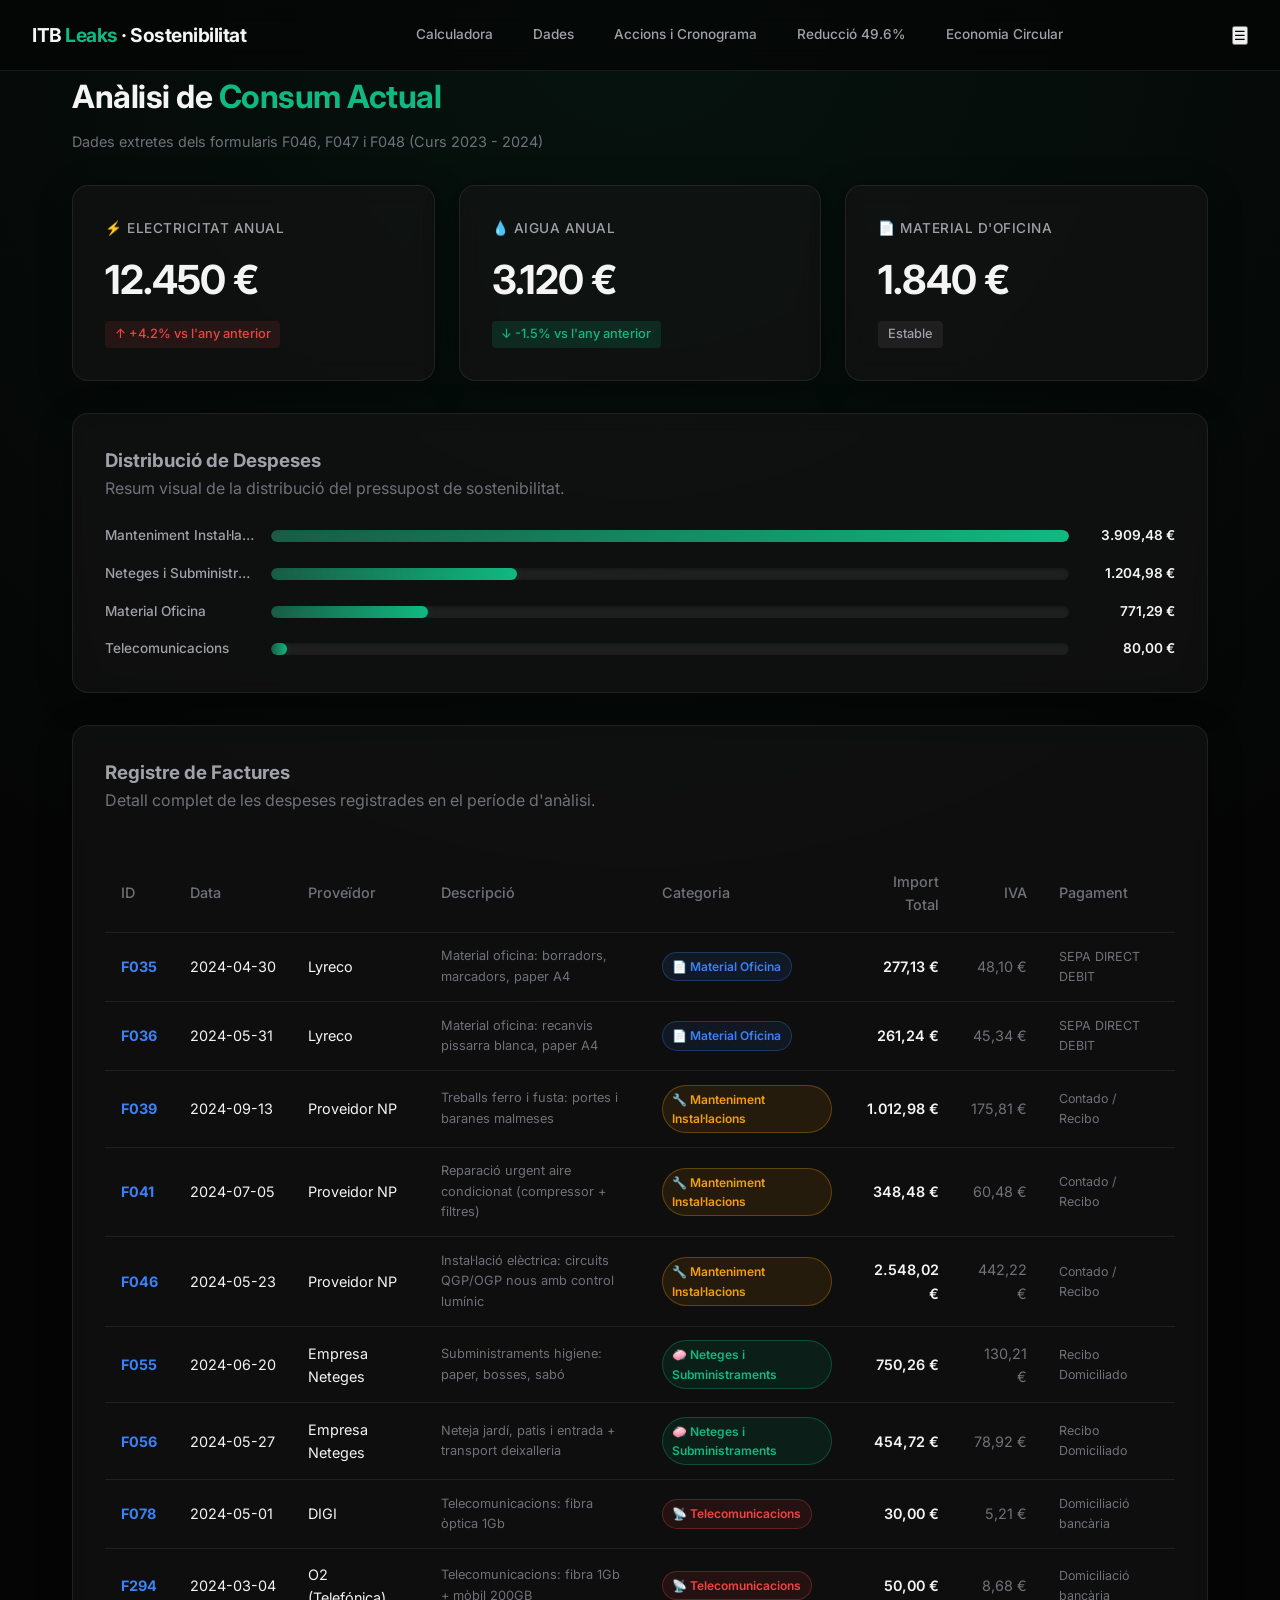
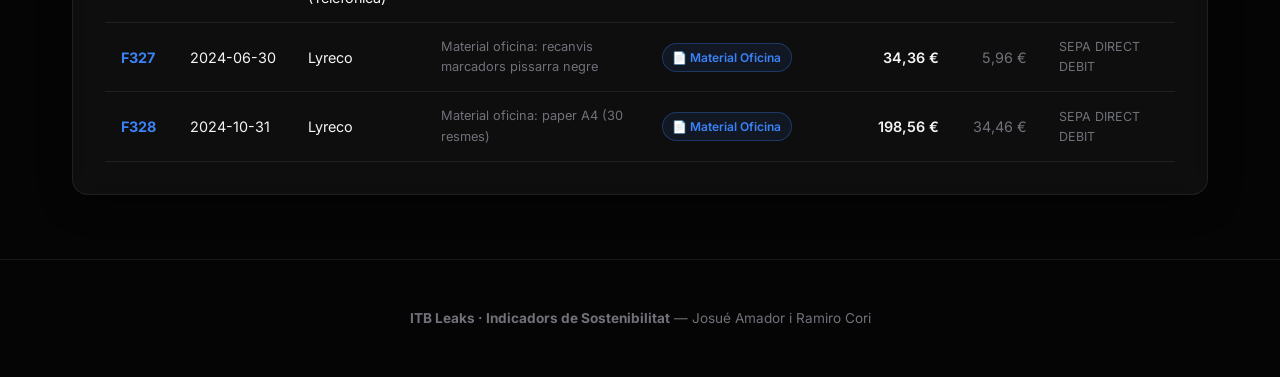
<file: html/dades.html>
<!DOCTYPE html>
<html lang="ca">

<head>
  <meta charset="UTF-8" />
  <meta name="viewport" content="width=device-width, initial-scale=1.0" />
  <title>Dades de Consum — ITB Leaks</title>
  <link rel="stylesheet" href="../css/styles.css" />
</head>

<body>

  <header>
    <div class="header-inner">
      <a href="index.html" class="logo">ITB <span>Leaks</span> · Sostenibilitat</a>
      <nav class="nav-links">
        <a href="index.html">Calculadora</a>
        <a href="dades.html" class="active">Dades</a>
        <a href="accions.html">Accions i Cronograma</a>
        <a href="reduccio.html">Reducció 49.6%</a>
        <a href="circular.html">Economia Circular</a>
      </nav>
      <button class="nav-mobile-btn">☰</button>
    </div>
  </header>

  <section id="dades" class="section">
    <div class="container">
      <div class="fade-up">
        <div class="section-title">Anàlisi de <span>Consum Actual</span></div>
        <p class="section-sub">Dades extretes dels formularis F046, F047 i F048 (Curs 2023 - 2024)</p>
      </div>

      <div class="dashboard-grid">
        <div class="kpi-card fade-up">
          <div class="kpi-label">⚡ Electricitat Anual</div>
          <div class="kpi-value" id="kpi-elec">12.450 €</div>
          <div class="kpi-trend trend-up">↑ +4.2% vs l'any anterior</div>
        </div>
        <div class="kpi-card fade-up" style="animation-delay:0.1s">
          <div class="kpi-label">💧 Aigua Anual</div>
          <div class="kpi-value" id="kpi-water">3.120 €</div>
          <div class="kpi-trend trend-down">↓ -1.5% vs l'any anterior</div>
        </div>
        <div class="kpi-card fade-up" style="animation-delay:0.2s">
          <div class="kpi-label">📄 Material d'Oficina</div>
          <div class="kpi-value" id="kpi-office">1.840 €</div>
          <div class="kpi-trend">Estable</div>
        </div>
      </div>

      <div class="card fade-up" style="margin-top: 2rem;">
        <h3>Distribució de Despeses</h3>
        <p style="color:var(--c-muted); margin-bottom: 1.5rem;">Resum visual de la distribució del pressupost de
          sostenibilitat.</p>
        <div id="category-chart"></div>
      </div>

      <div class="card fade-up" style="margin-top: 2rem;">
        <h3>Registre de Factures</h3>
        <p style="color:var(--c-muted); margin-bottom: 1.5rem;">Detall complet de les despeses registrades en el període
          d'anàlisi.</p>

        <div style="overflow-x:auto;">
          <table class="data-table"
            style="width: 100%; border-collapse: collapse; margin-top: 1rem; font-size: 0.9rem;">
            <thead>
              <tr style="text-align: left; color: var(--c-muted); border-bottom: 1px solid var(--c-border);">
                <th style="padding: 1rem;">ID</th>
                <th style="padding: 1rem;">Data</th>
                <th style="padding: 1rem;">Proveïdor</th>
                <th style="padding: 1rem;">Descripció</th>
                <th style="padding: 1rem;">Categoria</th>
                <th style="padding: 1rem; text-align:right;">Import Total</th>
                <th style="padding: 1rem; text-align:right;">IVA</th>
                <th style="padding: 1rem;">Pagament</th>
              </tr>
            </thead>
            <tbody id="factures-tbody">
              <!-- generat per JS -->
            </tbody>
          </table>
        </div>
      </div>

    </div>
  </section>

  <footer>
    <p><strong>ITB Leaks · Indicadors de Sostenibilitat</strong> — Josué Amador i Ramiro Cori</p>
  </footer>

  <script src="../js/app.js"></script>
</body>

</html>
</file>
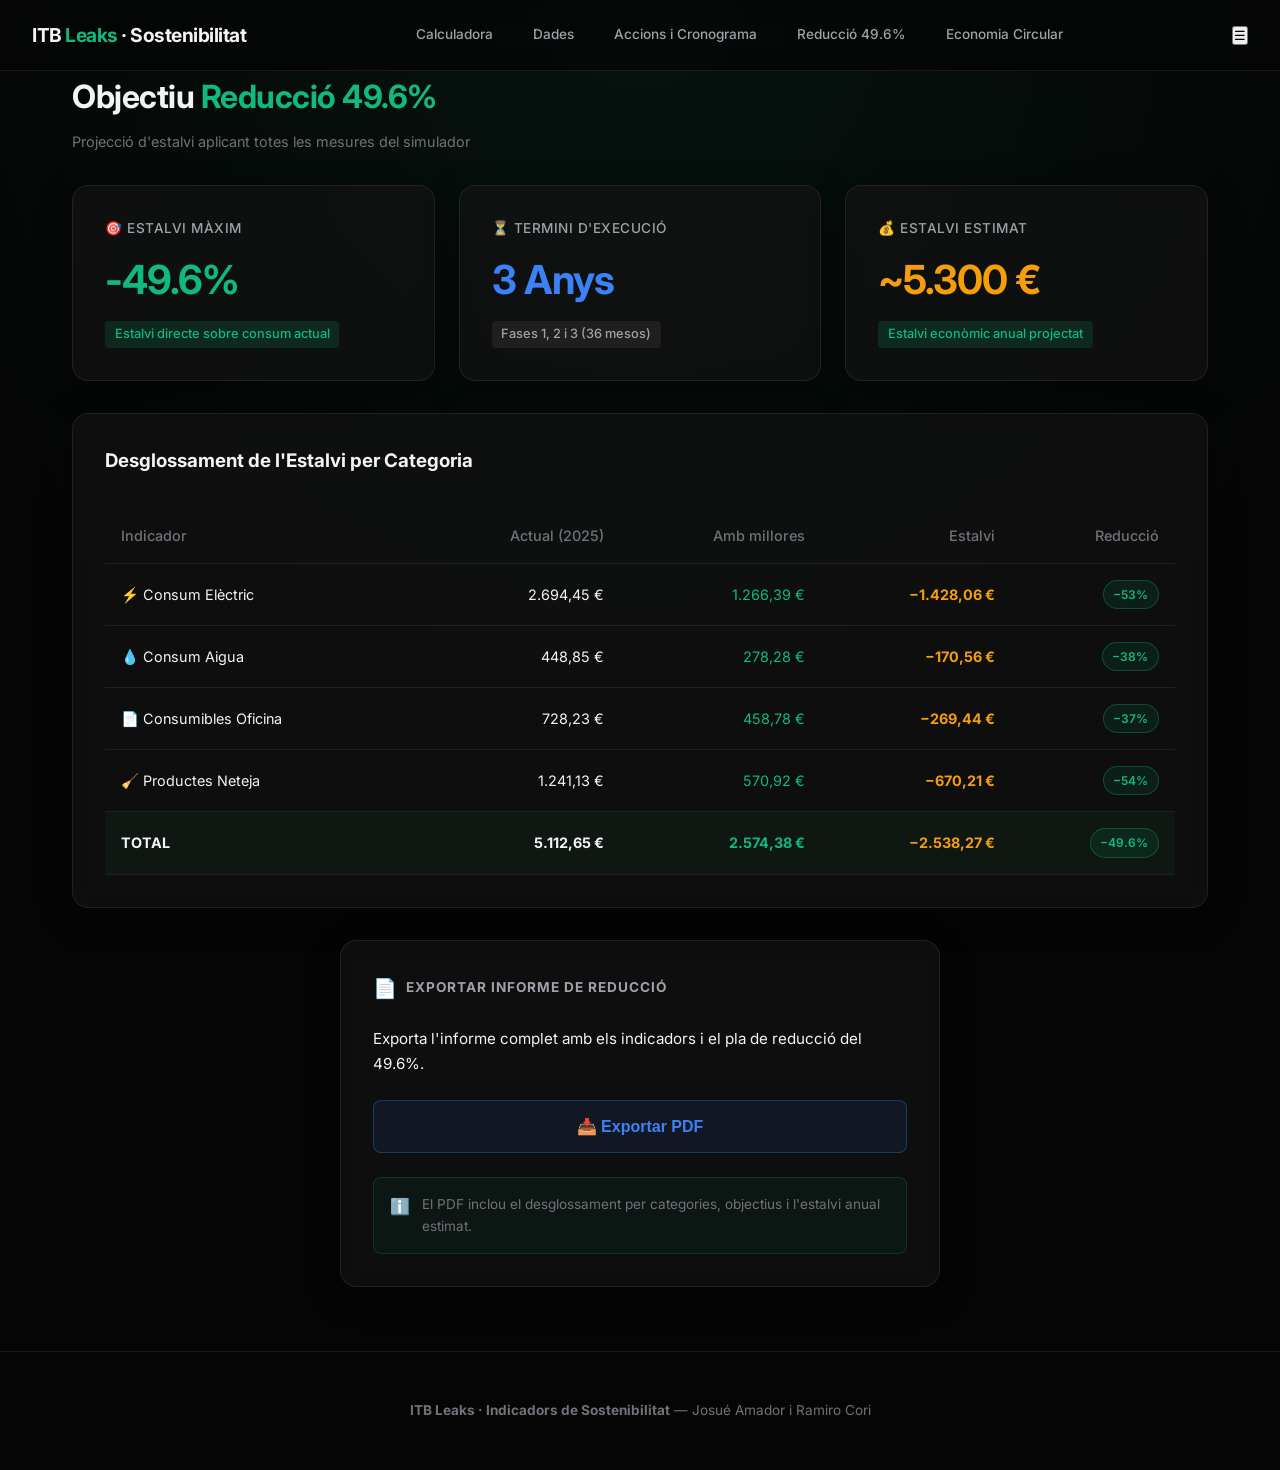
<file: html/reduccio.html>
<!DOCTYPE html>
<html lang="ca">

<head>
  <meta charset="UTF-8" />
  <meta name="viewport" content="width=device-width, initial-scale=1.0" />
  <title>Reducció 49.6% — ITB Leaks</title>
  <link rel="stylesheet" href="../css/styles.css" />
</head>

<body>

  <header>
    <div class="header-inner">
      <a href="index.html" class="logo">ITB <span>Leaks</span> · Sostenibilitat</a>
      <nav class="nav-links">
        <a href="index.html">Calculadora</a>
        <a href="dades.html">Dades</a>
        <a href="accions.html">Accions i Cronograma</a>
        <a href="reduccio.html" class="active">Reducció 49.6%</a>
        <a href="circular.html">Economia Circular</a>
      </nav>
      <button class="nav-mobile-btn">☰</button>
    </div>
  </header>

  <section id="reduccio" class="section">
    <div class="container">
      <div class="fade-up">
        <div class="section-title">Objectiu <span>Reducció 49.6%</span></div>
        <p class="section-sub">Projecció d'estalvi aplicant totes les mesures del simulador</p>
      </div>

      <div class="dashboard-grid" style="margin-bottom: 2rem;">
        <div class="kpi-card fade-up">
          <div class="kpi-label">🎯 Estalvi Màxim</div>
          <div class="kpi-value" style="color: var(--c-green);">-49.6%</div>
          <div class="kpi-trend trend-down">Estalvi directe sobre consum actual</div>
        </div>
        <div class="kpi-card fade-up" style="animation-delay:0.1s">
          <div class="kpi-label">⏳ Termini d'Execució</div>
          <div class="kpi-value" style="color: var(--c-blue);">3 Anys</div>
          <div class="kpi-trend">Fases 1, 2 i 3 (36 mesos)</div>
        </div>
        <div class="kpi-card fade-up" style="animation-delay:0.2s">
          <div class="kpi-label">💰 Estalvi Estimat</div>
          <div class="kpi-value" style="color: var(--c-gold);">~5.300 €</div>
          <div class="kpi-trend trend-down">Estalvi econòmic anual projectat</div>
        </div>
      </div>

      <div class="card fade-up">
        <h3 style="margin-bottom: 1rem; color: var(--c-white);">Desglossament de l'Estalvi per Categoria</h3>
        <div id="reduction-results">
          <p style="text-align:center; padding: 2rem; color:var(--c-muted)">Carregant dades de reducció...</p>
        </div>
      </div>

      <!-- EXPORT -->
      <div class="card fade-up"
        style="display: flex; flex-direction: column; max-width: 600px; margin: 2rem auto 0 auto;">
        <h3
          style="color: var(--c-text); font-size: 0.85rem; text-transform: uppercase; letter-spacing: 1px; margin-bottom: 1.5rem; display: flex; align-items: center; gap: 0.5rem;">
          <span style="color: var(--c-green); font-size: 1.2rem;">📄</span> EXPORTAR INFORME DE REDUCCIÓ
        </h3>
        <p style="font-size: 0.95rem; color: var(--c-white); margin-bottom: 1.5rem;">
          Exporta l'informe complet amb els indicadors i el pla de reducció del 49.6%.
        </p>
        <button class="btn-export-pdf"
          style="background: rgba(59, 130, 246, 0.1); border: 1px solid rgba(59, 130, 246, 0.3); color: var(--c-blue); padding: 1rem; border-radius: 8px; font-weight: 600; cursor: pointer; transition: var(--transition); display: flex; align-items: center; justify-content: center; gap: 0.5rem; margin-bottom: 1.5rem; width: 100%; font-size: 1rem;">
          📥 Exportar PDF
        </button>
        <div
          style="background: rgba(16, 185, 129, 0.05); border: 1px solid rgba(16, 185, 129, 0.2); border-radius: 8px; padding: 1rem; display: flex; gap: 0.75rem; align-items: flex-start;">
          <span style="color: var(--c-green);">ℹ️</span>
          <p style="font-size: 0.85rem; color: var(--c-muted); margin: 0;">El PDF inclou el desglossament per
            categories, objectius i l'estalvi anual estimat.</p>
        </div>
      </div>
    </div>
  </section>

  <footer>
    <p><strong>ITB Leaks · Indicadors de Sostenibilitat</strong> — Josué Amador i Ramiro Cori</p>
  </footer>

  <script src="../js/app.js"></script>
</body>

</html>
</file>
<file: css/styles.css>
/* ============================================================
   ITB LEAKS — INDICADORS DE SOSTENIBILITAT
   Aesthetic: Modern Tech Dashboard (Dark Mode, Glassmorphism)
   Font: Inter (o DM Sans) per a un look més net
   ============================================================ */

@import url('https://fonts.googleapis.com/css2?family=Inter:wght@300;400;500;600;700&display=swap');

:root {
  --c-bg: #050505;
  --c-surface: rgba(20, 20, 20, 0.6);
  --c-surface2: rgba(35, 35, 35, 0.8);
  --c-border: rgba(255, 255, 255, 0.08);
  --c-green: #10b981;
  --c-green-dim: rgba(16, 185, 129, 0.15);
  --c-gold: #f59e0b;
  --c-blue: #3b82f6;
  --c-red: #ef4444;
  --c-text: #a1a1aa;
  --c-muted: #71717a;
  --c-white: #f4f4f5;
  --radius: 16px;
  --radius-lg: 24px;
  --shadow: 0 8px 32px rgba(0, 0, 0, 0.4);
  --glow: 0 0 20px rgba(16, 185, 129, 0.15);
  --transition: 0.3s cubic-bezier(0.4, 0, 0.2, 1);
}

*,
*::before,
*::after {
  box-sizing: border-box;
  margin: 0;
  padding: 0;
}

html {
  scroll-behavior: smooth;
}

body {
  font-family: 'Inter', sans-serif;
  background-color: var(--c-bg);
  color: var(--c-text);
  min-height: 100vh;
  overflow-x: hidden;
  line-height: 1.6;
  background-image: radial-gradient(circle at 50% 0%, rgba(16, 185, 129, 0.08) 0%, transparent 50%);
  background-repeat: no-repeat;
}

/* ============================================================
   HEADER & NAV
============================================================ */
header {
  position: sticky;
  top: 0;
  z-index: 100;
  background: rgba(5, 5, 5, 0.7);
  backdrop-filter: blur(12px);
  -webkit-backdrop-filter: blur(12px);
  border-bottom: 1px solid var(--c-border);
}

.header-inner {
  max-width: 1280px;
  margin: 0 auto;
  display: flex;
  align-items: center;
  justify-content: space-between;
  height: 70px;
  padding: 0 2rem;
}

.logo {
  font-weight: 700;
  font-size: 1.2rem;
  color: var(--c-white);
  text-decoration: none;
  letter-spacing: -0.5px;
}

.logo span {
  color: var(--c-green);
}

nav.nav-links {
  display: flex;
  gap: 0.5rem;
}

nav a {
  color: var(--c-text);
  text-decoration: none;
  font-size: 0.85rem;
  font-weight: 500;
  padding: 0.5rem 1rem;
  border-radius: 8px;
  transition: var(--transition);
}

nav a:hover {
  background: var(--c-surface2);
  color: var(--c-white);
}

nav a.active {
  background: var(--c-green-dim);
  color: var(--c-green);
  border: 1px solid rgba(16, 185, 129, 0.3);
}

/* ============================================================
   HERO SECTION
============================================================ */
.hero {
  text-align: center;
  padding: 6rem 2rem 4rem;
  max-width: 800px;
  margin: 0 auto;
}

.hero-tag {
  display: inline-block;
  font-size: 0.75rem;
  font-weight: 600;
  text-transform: uppercase;
  letter-spacing: 1px;
  color: var(--c-green);
  background: var(--c-green-dim);
  padding: 0.4rem 1rem;
  border-radius: 50px;
  border: 1px solid rgba(16, 185, 129, 0.2);
  margin-bottom: 1.5rem;
}

.hero h1 {
  font-size: 3.5rem;
  font-weight: 700;
  color: var(--c-white);
  line-height: 1.1;
  letter-spacing: -1.5px;
  margin-bottom: 1.5rem;
}

.hero h1 em {
  font-style: normal;
  background: linear-gradient(135deg, var(--c-green), var(--c-blue));
  -webkit-background-clip: text;
  -webkit-text-fill-color: transparent;
}

/* ============================================================
   CARDS & CONTAINERS (Glassmorphism)
============================================================ */
.container {
  max-width: 1200px;
  margin: 0 auto;
  padding: 0 2rem;
}

.section-title {
  font-size: 2rem;
  font-weight: 700;
  color: var(--c-white);
  margin-bottom: 0.5rem;
  letter-spacing: -0.5px;
}

.section-title span {
  color: var(--c-green);
}

.card,
.kpi-card {
  background: var(--c-surface);
  border: 1px solid var(--c-border);
  border-radius: var(--radius);
  padding: 2rem;
  backdrop-filter: blur(10px);
  -webkit-backdrop-filter: blur(10px);
  box-shadow: var(--shadow);
  transition: var(--transition);
}

.card:hover,
.kpi-card:hover {
  border-color: rgba(255, 255, 255, 0.15);
  transform: translateY(-2px);
}

/* ============================================================
   DASHBOARD / KPIs
============================================================ */
.dashboard-grid {
  display: grid;
  grid-template-columns: repeat(auto-fit, minmax(280px, 1fr));
  gap: 1.5rem;
  margin-top: 2rem;
}

.kpi-label {
  font-size: 0.85rem;
  color: var(--c-text);
  font-weight: 500;
  text-transform: uppercase;
  letter-spacing: 0.5px;
  margin-bottom: 0.5rem;
}

.kpi-value {
  font-size: 2.5rem;
  font-weight: 700;
  color: var(--c-white);
  letter-spacing: -1px;
  margin-bottom: 0.5rem;
}

.kpi-trend {
  display: inline-block;
  font-size: 0.8rem;
  font-weight: 500;
  padding: 0.2rem 0.6rem;
  border-radius: 4px;
  background: var(--c-surface2);
}

.trend-up {
  color: var(--c-red);
  background: rgba(239, 68, 68, 0.1);
}

.trend-down {
  color: var(--c-green);
  background: var(--c-green-dim);
}

/* ============================================================
   CALCULADORA TABS & FORMS
============================================================ */
.calc-tabs {
  display: flex;
  flex-wrap: wrap;
  gap: 0.5rem;
  margin: 2rem 0;
  background: var(--c-surface);
  padding: 0.5rem;
  border-radius: 12px;
  border: 1px solid var(--c-border);
}

.calc-tab {
  background: transparent;
  border: none;
  color: var(--c-text);
  padding: 0.75rem 1.25rem;
  border-radius: 8px;
  font-size: 0.9rem;
  font-weight: 500;
  cursor: pointer;
  transition: var(--transition);
  flex: 1;
  text-align: center;
}

.calc-tab:hover {
  color: var(--c-white);
}

.calc-tab.active {
  background: rgba(255, 255, 255, 0.1);
  color: var(--c-white);
  box-shadow: 0 2px 8px rgba(0, 0, 0, 0.2);
}

.calc-form {
  display: grid;
  grid-template-columns: 1fr 1fr;
  gap: 1.5rem;
  margin-bottom: 1.5rem;
}

.form-group label {
  display: block;
  font-size: 0.85rem;
  color: var(--c-text);
  margin-bottom: 0.5rem;
}

select,
input:not(.stepper-input) {
  width: 100%;
  background: var(--c-bg);
  border: 1px solid var(--c-border);
  color: var(--c-white);
  padding: 0.75rem 1rem;
  border-radius: 8px;
  font-size: 0.95rem;
  outline: none;
  transition: border 0.2s;
}

select:focus,
input:not(.stepper-input):focus {
  border-color: var(--c-green);
  box-shadow: 0 0 0 2px var(--c-green-dim);
}

.btn-calc {
  background: var(--c-white);
  color: var(--c-bg);
  border: none;
  padding: 0.8rem 1.5rem;
  border-radius: 8px;
  font-weight: 600;
  font-size: 0.95rem;
  cursor: pointer;
  transition: var(--transition);
  width: 100%;
}

.btn-calc:hover {
  background: var(--c-green);
  color: white;
  box-shadow: var(--glow);
}

/* ============================================================
   TABLAS
============================================================ */
table {
  width: 100%;
  border-collapse: collapse;
  margin-top: 1rem;
  font-size: 0.9rem;
}

th {
  text-align: left;
  padding: 1rem;
  color: var(--c-muted);
  border-bottom: 1px solid var(--c-border);
  font-weight: 500;
}

td {
  padding: 1rem;
  color: var(--c-white);
  border-bottom: 1px solid var(--c-border);
}

tr:hover td {
  background: rgba(255, 255, 255, 0.02);
}

/* ============================================================
   FOOTER
============================================================ */
footer {
  text-align: center;
  padding: 3rem 2rem;
  color: var(--c-muted);
  border-top: 1px solid var(--c-border);
  margin-top: 4rem;
  font-size: 0.85rem;
}

/* ============================================================
   PANELES DE LA CALCULADORA
============================================================ */
.calc-panel {
  display: none;
  animation: fadeIn 0.4s ease;
}

.calc-panel.active {
  display: block;
}

@keyframes fadeIn {
  from {
    opacity: 0;
    transform: translateY(10px);
  }

  to {
    opacity: 1;
    transform: translateY(0);
  }
}

/* ============================================================
   RESULTADOS DE LA CALCULADORA
============================================================ */
.calc-result {
  margin-top: 2rem;
  padding: 1.5rem;
  background: rgba(0, 0, 0, 0.25);
  border-radius: var(--radius);
  border: 1px solid var(--c-border);
  box-shadow: inset 0 2px 10px rgba(0, 0, 0, 0.5);
  /* FIX: evita que el contenedor corte o desborde los hijos */
  overflow: visible;
}

.result-main {
  font-size: 2.2rem;
  font-weight: 700;
  color: var(--c-white);
  letter-spacing: -1px;
}

.result-label {
  font-size: 0.9rem;
  color: var(--c-muted);
  margin-bottom: 1rem;
}

.result-breakdown {
  margin-top: 1.5rem;
  padding-top: 1.5rem;
  border-top: 1px dashed var(--c-border);
  font-size: 0.85rem;
  color: var(--c-text);
  display: grid;
  grid-template-columns: repeat(auto-fit, minmax(150px, 1fr));
  gap: 0.75rem;
}

/* ============================================================
   GRÁFICO DE BARRAS — CORRECCIÓN PRINCIPAL
   ============================================================
   El bug visible en la captura (texto "style=background:#e8c16a>")
   indica que el JS inserta HTML con estilos inline pero algo los
   escapa. Las reglas de abajo fuerzan la estructura correcta para
   que las barras se vean independientemente de cómo se genere el HTML.
============================================================ */

/* Contenedor principal del gráfico */
.bar-chart,
.monthly-chart {
  display: flex;
  /* fila horizontal */
  flex-direction: row;
  /* explícito para no heredar column */
  align-items: flex-end;
  /* barras crecen hacia arriba */
  justify-content: space-between;
  height: 140px;
  gap: 6px;
  margin-top: 2rem;
  padding-bottom: 0.5rem;
  border-bottom: 1px solid var(--c-border);
  width: 100%;
  overflow: visible;
  /* que no corte barras altas */
  position: relative;
}

/* Cada columna (barra + etiqueta) */
.bar-col {
  flex: 1;
  display: flex;
  flex-direction: column;
  justify-content: flex-end;
  align-items: center;
  height: 100%;
  /* ocupa todo el alto del contenedor */
  min-width: 0;
  /* permite encoger en pantallas pequeñas */
}

/* La barra en sí */
.bar {
  width: 100%;
  max-width: 32px;
  min-height: 4px;
  /* FIX: siempre visible aunque el valor sea 0 */
  /* FIX: si el JS pone el alto inline (height: Xpx), este background
     se ve. Si el JS usa background-color inline, este queda como fallback. */
  background: linear-gradient(180deg, var(--c-green) 0%, rgba(16, 185, 129, 0.25) 100%);
  border-radius: 4px 4px 0 0;
  transition: height 0.6s cubic-bezier(0.4, 0, 0.2, 1);
  box-shadow: 0 -4px 12px rgba(16, 185, 129, 0.2);
  position: relative;
  /* FIX: asegura que las barras no colapsen si height no está fijado */
  align-self: flex-end;
}

/* Brillo en la parte superior de cada barra */
.bar::after {
  content: '';
  position: absolute;
  top: 0;
  left: 0;
  right: 0;
  height: 3px;
  background: rgba(255, 255, 255, 0.55);
  border-radius: 4px 4px 0 0;
}

/* Etiqueta bajo cada barra (mes / categoría) */
.bar-lbl {
  font-size: 0.65rem;
  color: var(--c-muted);
  margin-top: 0.75rem;
  text-transform: uppercase;
  letter-spacing: 0.5px;
  font-weight: 600;
  white-space: nowrap;
  /* evita saltos de línea en etiquetas cortas */
  text-align: center;
}

/* ============================================================
   GRID DE MESES (tabla de valores mensuales)
   FIX: estructura explícita para que no salga texto en bruto
============================================================ */
.monthly-grid {
  display: grid;
  grid-template-columns: repeat(3, 1fr);
  /* 3 columnas: Gen/Feb/Mar ... */
  gap: 0.75rem 1.5rem;
  margin-top: 1.5rem;
  font-size: 0.875rem;
}

.monthly-grid-item {
  display: flex;
  flex-direction: column;
  gap: 0.15rem;
}

.monthly-grid-item .month-name {
  color: var(--c-muted);
  font-size: 0.75rem;
  font-weight: 500;
  text-transform: uppercase;
  letter-spacing: 0.4px;
}

.monthly-grid-item .month-value {
  color: var(--c-white);
  font-weight: 600;
}

/* ============================================================
   BADGES
============================================================ */
.badge {
  display: inline-block;
  padding: 0.25rem 0.6rem;
  border-radius: 50px;
  font-size: 0.75rem;
  font-weight: 600;
}

.badge-green {
  background: rgba(16, 185, 129, 0.1);
  color: var(--c-green);
  border: 1px solid rgba(16, 185, 129, 0.3);
}

.badge-blue {
  background: rgba(59, 130, 246, 0.1);
  color: var(--c-blue);
  border: 1px solid rgba(59, 130, 246, 0.3);
}

.badge-gold {
  background: rgba(245, 158, 11, 0.1);
  color: var(--c-gold);
  border: 1px solid rgba(245, 158, 11, 0.3);
}

.badge-red {
  background: rgba(239, 68, 68, 0.1);
  color: var(--c-red);
  border: 1px solid rgba(239, 68, 68, 0.3);
}

/* ============================================================
   RESPONSIVE
============================================================ */
@media (max-width: 768px) {
  .hero h1 {
    font-size: 2.2rem;
  }

  .calc-form {
    grid-template-columns: 1fr;
  }

  .calc-tabs {
    flex-direction: row;
    overflow-x: auto;
    padding: 0.25rem;
  }

  .calc-tab {
    min-width: 120px;
    font-size: 0.8rem;
    padding: 0.6rem;
  }

  .monthly-grid {
    grid-template-columns: repeat(2, 1fr);
    gap: 1rem;
  }

  .dashboard-grid {
    grid-template-columns: 1fr;
  }

  .container {
    padding: 0 1rem;
  }

  .section {
    padding: 3rem 0;
  }

  nav.nav-links {
    display: none;
    flex-direction: column;
    position: absolute;
    top: 70px;
    left: 0;
    width: 100%;
    background: rgba(5, 5, 5, 0.98);
    backdrop-filter: blur(20px);
    border-bottom: 1px solid var(--c-border);
    padding: 1.5rem;
    gap: 0.75rem;
  }

  nav.nav-links.show {
    display: flex;
  }

  nav a {
    width: 100%;
    text-align: center;
    padding: 0.75rem;
    font-size: 1rem;
  }

  .bar-chart,
  .monthly-chart {
    height: 120px;
    gap: 4px;
  }

  .bar {
    max-width: 18px;
  }

  .bar-lbl {
    font-size: 0.55rem;
    transform: rotate(-45deg);
    margin-top: 1rem;
  }

  .result-main {
    font-size: 1.8rem;
  }

  /* Table mobile tweaks */
  td,
  th {
    padding: 0.6rem 0.5rem !important;
    font-size: 0.75rem !important;
  }

  /* Simulator mobile tweaks */
  #simulador-accions .container {
    padding: 0 0.5rem;
  }

  .sim-actions {
    display: flex;
    flex-direction: column;
    gap: 0.75rem;
  }

  .sim-action-card {
    padding: 0.75rem !important;
  }
}

@media (max-width: 480px) {
  .hero h1 {
    font-size: 1.8rem;
  }

  .monthly-grid {
    grid-template-columns: 1fr;
  }

  .tl-summary {
    padding: 1rem;
    flex-direction: column;
    align-items: flex-start;
  }

  .tl-summary-divider {
    display: none;
  }
}


/* ============================================================
   CRONOGRAMA GRÀFIC  — v2 (compatible Android/iOS/desktop)
============================================================ */
.section-sub {
  font-size: 0.9rem;
  color: var(--c-muted);
  margin-top: 0.5rem;
}

/* ── Resum superior ──────────────────────────────────────── */
.tl-summary {
  display: flex;
  flex-wrap: wrap;
  align-items: center;
  gap: 1.5rem;
  background: rgba(16, 185, 129, 0.07);
  border: 1px solid rgba(16, 185, 129, 0.25);
  border-radius: 14px;
  padding: 1.25rem 1.75rem;
  margin-bottom: 3rem;
}

.tl-summary-stat {
  display: flex;
  flex-direction: column;
  gap: 0.2rem;
}

.tl-summary-stat-label {
  font-size: 0.7rem;
  text-transform: uppercase;
  letter-spacing: 1px;
  color: var(--c-green);
  font-weight: 600;
}

.tl-summary-stat-val {
  font-size: 1.9rem;
  font-weight: 700;
  color: var(--c-white);
  letter-spacing: -1px;
  line-height: 1;
}

.tl-summary-stat-val span {
  font-size: 0.9rem;
  color: var(--c-green);
}

.tl-summary-divider {
  width: 1px;
  height: 40px;
  background: var(--c-border);
  flex-shrink: 0;
}

.tl-summary-progress {
  flex: 1;
  min-width: 160px;
}

.tl-summary-progress-label {
  font-size: 0.7rem;
  text-transform: uppercase;
  letter-spacing: 1px;
  color: var(--c-muted);
  font-weight: 600;
  margin-bottom: 0.5rem;
}

.tl-progress-track {
  height: 8px;
  background: var(--c-surface2);
  border-radius: 4px;
  overflow: hidden;
}

.tl-progress-fill {
  height: 100%;
  width: 0%;
  background: linear-gradient(90deg, var(--c-green), var(--c-blue));
  border-radius: 4px;
  transition: width 1.2s ease 0.3s;
}

.tl-progress-hint {
  font-size: 0.72rem;
  color: var(--c-muted);
  margin-top: 0.35rem;
}

/* ── Escala de mesos (regla horitzontal) ─────────────────── */
.tl-ruler-wrap {
  overflow-x: auto;
  -webkit-overflow-scrolling: touch;
  margin-bottom: 2rem;
  padding-bottom: 0.5rem;
}

.tl-ruler {
  min-width: 700px;
  display: flex;
  flex-direction: column;
  gap: 0;
}

.tl-ruler-months {
  display: grid;
  grid-template-columns: repeat(36, 1fr);
  gap: 0;
  border-bottom: 1px solid var(--c-border);
  padding-bottom: 0.4rem;
  margin-bottom: 0.5rem;
}

.tl-ruler-month {
  text-align: center;
  font-size: 0.6rem;
  color: var(--c-muted);
  font-weight: 500;
  padding: 0 1px;
  white-space: nowrap;
  overflow: hidden;
}

.tl-ruler-month.quarter-start {
  color: var(--c-text);
  font-weight: 700;
  font-size: 0.65rem;
}

/* ── Barres de fase (Gantt) ──────────────────────────────── */
.tl-gantt-rows {
  min-width: 700px;
  display: flex;
  flex-direction: column;
  gap: 0.5rem;
  margin-bottom: 2.5rem;
}

.tl-gantt-row {
  display: grid;
  grid-template-columns: repeat(36, 1fr);
  height: 28px;
  position: relative;
}

.tl-gantt-bar {
  position: absolute;
  height: 100%;
  border-radius: 6px;
  display: flex;
  align-items: center;
  padding: 0 0.6rem;
  font-size: 0.72rem;
  font-weight: 700;
  color: #000;
  white-space: nowrap;
  overflow: hidden;
  text-overflow: ellipsis;
  box-shadow: 0 2px 8px rgba(0, 0, 0, 0.3);
}

/* ── Fases verticals (targetes d'accions) ─────────────────── */
.tl-phases {
  display: flex;
  flex-direction: column;
  gap: 2.5rem;
}

.tl-phase-block {
  border-left: 3px solid var(--phase-color, var(--c-green));
  padding-left: 1.5rem;
  position: relative;
}

/* Cercle de la fase a l'esquerra */
.tl-phase-block::before {
  content: '';
  position: absolute;
  left: -8px;
  top: 6px;
  width: 13px;
  height: 13px;
  border-radius: 50%;
  background: var(--phase-color, var(--c-green));
  box-shadow: 0 0 12px var(--phase-color, var(--c-green));
}

.tl-phase-head {
  display: flex;
  align-items: center;
  gap: 0.75rem;
  margin-bottom: 1rem;
}

.tl-phase-icon {
  width: 40px;
  height: 40px;
  border-radius: 10px;
  background: rgba(0, 0, 0, 0.3);
  border: 1px solid var(--phase-color, var(--c-green));
  display: flex;
  align-items: center;
  justify-content: center;
  font-size: 1.2rem;
  flex-shrink: 0;
}

.tl-phase-title {
  font-size: 1rem;
  font-weight: 700;
  color: var(--c-white);
  line-height: 1.2;
}

.tl-phase-period {
  font-size: 0.78rem;
  color: var(--phase-color, var(--c-green));
  font-weight: 600;
  margin-top: 0.1rem;
}

.tl-phase-desc {
  font-size: 0.8rem;
  color: var(--c-muted);
  margin-top: 0.1rem;
}

.tl-phase-cards {
  display: grid;
  grid-template-columns: repeat(2, 1fr);
  gap: 0.75rem;
}

.tl-card {
  background: rgba(0, 0, 0, 0.25);
  border: 1px solid rgba(255, 255, 255, 0.07);
  border-top: 2px solid var(--phase-color, var(--c-green));
  border-radius: 10px;
  padding: 0.9rem 1rem;
  display: flex;
  align-items: flex-start;
  gap: 0.65rem;
}

.tl-card-icon {
  font-size: 1.2rem;
  line-height: 1;
  flex-shrink: 0;
  margin-top: 1px;
}

.tl-card-label {
  font-size: 0.82rem;
  font-weight: 600;
  color: var(--c-white);
  line-height: 1.3;
}

.tl-card-meta {
  display: flex;
  align-items: center;
  gap: 0.5rem;
  margin-top: 0.3rem;
  flex-wrap: wrap;
}

.tl-card-saving {
  font-size: 0.74rem;
  font-weight: 700;
  color: var(--phase-color, var(--c-green));
}

.tl-card-month {
  font-size: 0.7rem;
  color: var(--c-muted);
  background: rgba(255, 255, 255, 0.05);
  border-radius: 4px;
  padding: 0.1rem 0.4rem;
}

/* ── Responsive ──────────────────────────────────────────── */
@media (max-width: 600px) {
  .tl-summary {
    gap: 1rem;
    padding: 1rem 1.25rem;
  }

  .tl-summary-divider {
    display: none;
  }

  .tl-summary-stat-val {
    font-size: 1.5rem;
  }

  .tl-phase-cards {
    grid-template-columns: 1fr;
  }

  .tl-phase-block {
    padding-left: 1rem;
  }
}

.bar-row {
  display: flex;
  align-items: center;
  gap: 1rem;
  margin-bottom: 1rem;
}

.bar-row:last-child {
  margin-bottom: 0;
}

.bar-label {
  width: 150px;
  font-size: 0.85rem;
  font-weight: 500;
  color: var(--c-text);
  white-space: nowrap;
  overflow: hidden;
  text-overflow: ellipsis;
}

.bar-track {
  flex: 1;
  height: 12px;
  background: var(--c-surface2);
  border-radius: 6px;
  overflow: hidden;
  position: relative;
  box-shadow: inset 0 1px 3px rgba(0, 0, 0, 0.3);
}

.bar-fill {
  height: 100%;
  background: linear-gradient(90deg, rgba(16, 185, 129, 0.4), var(--c-green));
  border-radius: 6px;
  transition: width 1s cubic-bezier(0.4, 0, 0.2, 1);
  box-shadow: 0 0 10px rgba(16, 185, 129, 0.2);
}

.bar-val {
  width: 90px;
  text-align: right;
  font-size: 0.85rem;
  font-weight: 600;
  color: var(--c-white);
}

@media (max-width: 768px) {
  .bar-label {
    width: 100px;
  }

  .bar-val {
    width: 75px;
  }
}

/* ============================================================
   ACCORDIONS (Accions / Full de Ruta)
============================================================ */
.accordion-list {
  display: flex;
  flex-direction: column;
  gap: 1rem;
  margin-top: 1.5rem;
}

.accordion-item {
  background: var(--c-surface);
  border: 1px solid var(--c-border);
  border-radius: var(--radius);
  overflow: hidden;
  transition: all 0.3s ease;
}

/* Efecto hover general */
.accordion-item:hover {
  background: var(--c-surface2);
  border-color: rgba(255, 255, 255, 0.15);
}

/* ESTADO ACTIVO (Abierto) */
.accordion-item.active {
  background: var(--c-surface2);
  border-color: var(--c-green-dim);
  /* Esta línea crea la barra verde en el borde izquierdo de la imagen */
  box-shadow: -4px 0 0 var(--c-green);
}

.accordion-header {
  display: flex;
  justify-content: space-between;
  align-items: center;
  padding: 1.25rem 1.5rem;
  cursor: pointer;
  user-select: none;
}

.accordion-title {
  font-weight: 600;
  color: var(--c-white);
  font-size: 1.1rem;
  display: flex;
  align-items: center;
  gap: 0.5rem;
}

/* Animación de la flecha */
.accordion-arrow {
  color: var(--c-muted);
  transition: transform 0.3s ease, color 0.3s ease;
  font-size: 0.85rem;
}

.accordion-item.active .accordion-arrow {
  transform: rotate(180deg);
  /* Gira la flecha hacia arriba */
  color: var(--c-green);
}

/* Cuerpo del acordeón (oculto por defecto) */
.accordion-body {
  max-height: 0;
  padding: 0 1.5rem;
  opacity: 0;
  overflow: hidden;
  color: var(--c-text);
  line-height: 1.6;
  /* Transición suave para simular que se despliega */
  transition: max-height 0.4s ease, padding 0.4s ease, opacity 0.4s ease;
}

/* Cuerpo del acordeón (estado abierto) */
.accordion-item.active .accordion-body {
  max-height: 300px;
  /* Un valor alto para que la transición de altura funcione */
  padding: 0 1.5rem 1.25rem 1.5rem;
  opacity: 1;
}

/* ---- YEAR STEPPER ---- */
.year-stepper {
  display: flex;
  align-items: stretch;
  width: 100%;
  border: 1px solid var(--c-border);
  border-radius: 8px;
  background: var(--c-bg);
  position: relative;
  z-index: 1;
  overflow: visible;
}

.stepper-btn {
  flex: 0 0 3rem;
  min-height: 3rem;
  background: rgba(255, 255, 255, 0.06);
  border: none;
  color: var(--c-gold);
  font-size: 1.4rem;
  font-weight: 700;
  cursor: pointer;
  user-select: none;
  -webkit-tap-highlight-color: rgba(0, 0, 0, 0);
  touch-action: manipulation;
  position: relative;
  z-index: 2;
  display: flex;
  align-items: center;
  justify-content: center;
  padding: 0;
  /* Ampliem l'àrea tàctil sense canviar la visual */
  -webkit-appearance: none;
  appearance: none;
}

.stepper-btn:first-child {
  border-radius: 7px 0 0 7px;
  border-right: 1px solid var(--c-border);
}

.stepper-btn:last-child {
  border-radius: 0 7px 7px 0;
  border-left: 1px solid var(--c-border);
}

.stepper-btn:active {
  background: rgba(232, 193, 106, 0.2);
}

@media (hover: hover) {
  .stepper-btn:hover {
    background: rgba(232, 193, 106, 0.12);
  }
}

.stepper-input {
  flex: 1;
  text-align: center;
  background: transparent;
  border: none;
  color: var(--c-white);
  font-size: 1rem;
  font-weight: 600;
  padding: 0.65rem 0.25rem;
  outline: none;
  min-width: 0;
  width: 100%;
  -webkit-appearance: none;
  appearance: none;
  /* Evita que el reset global sobreescrigui */
  box-shadow: none !important;
  border-radius: 0 !important;
}

.stepper-input::placeholder {
  color: var(--c-muted);
  font-weight: 400;
}

.stepper-input:focus {
  background: rgba(255, 255, 255, 0.03);
  box-shadow: none !important;
  border-color: transparent !important;
}
</file>
